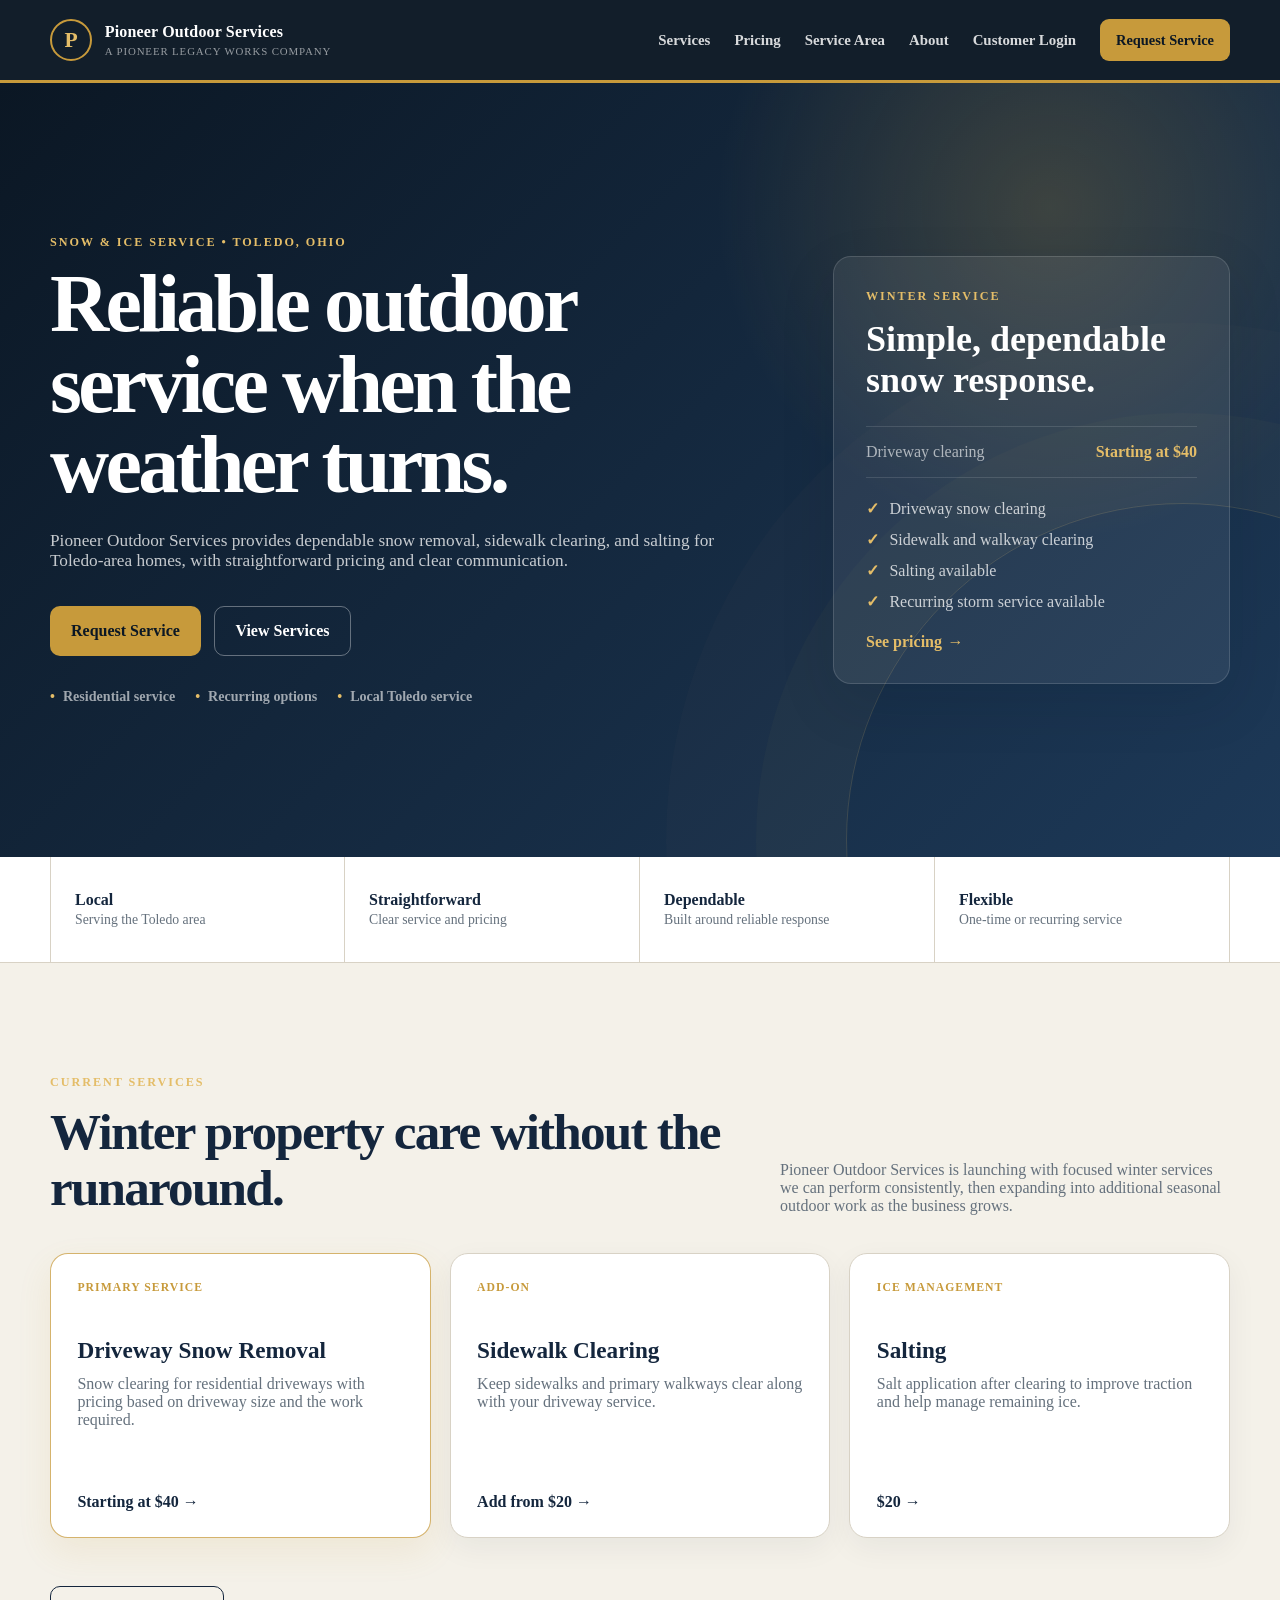
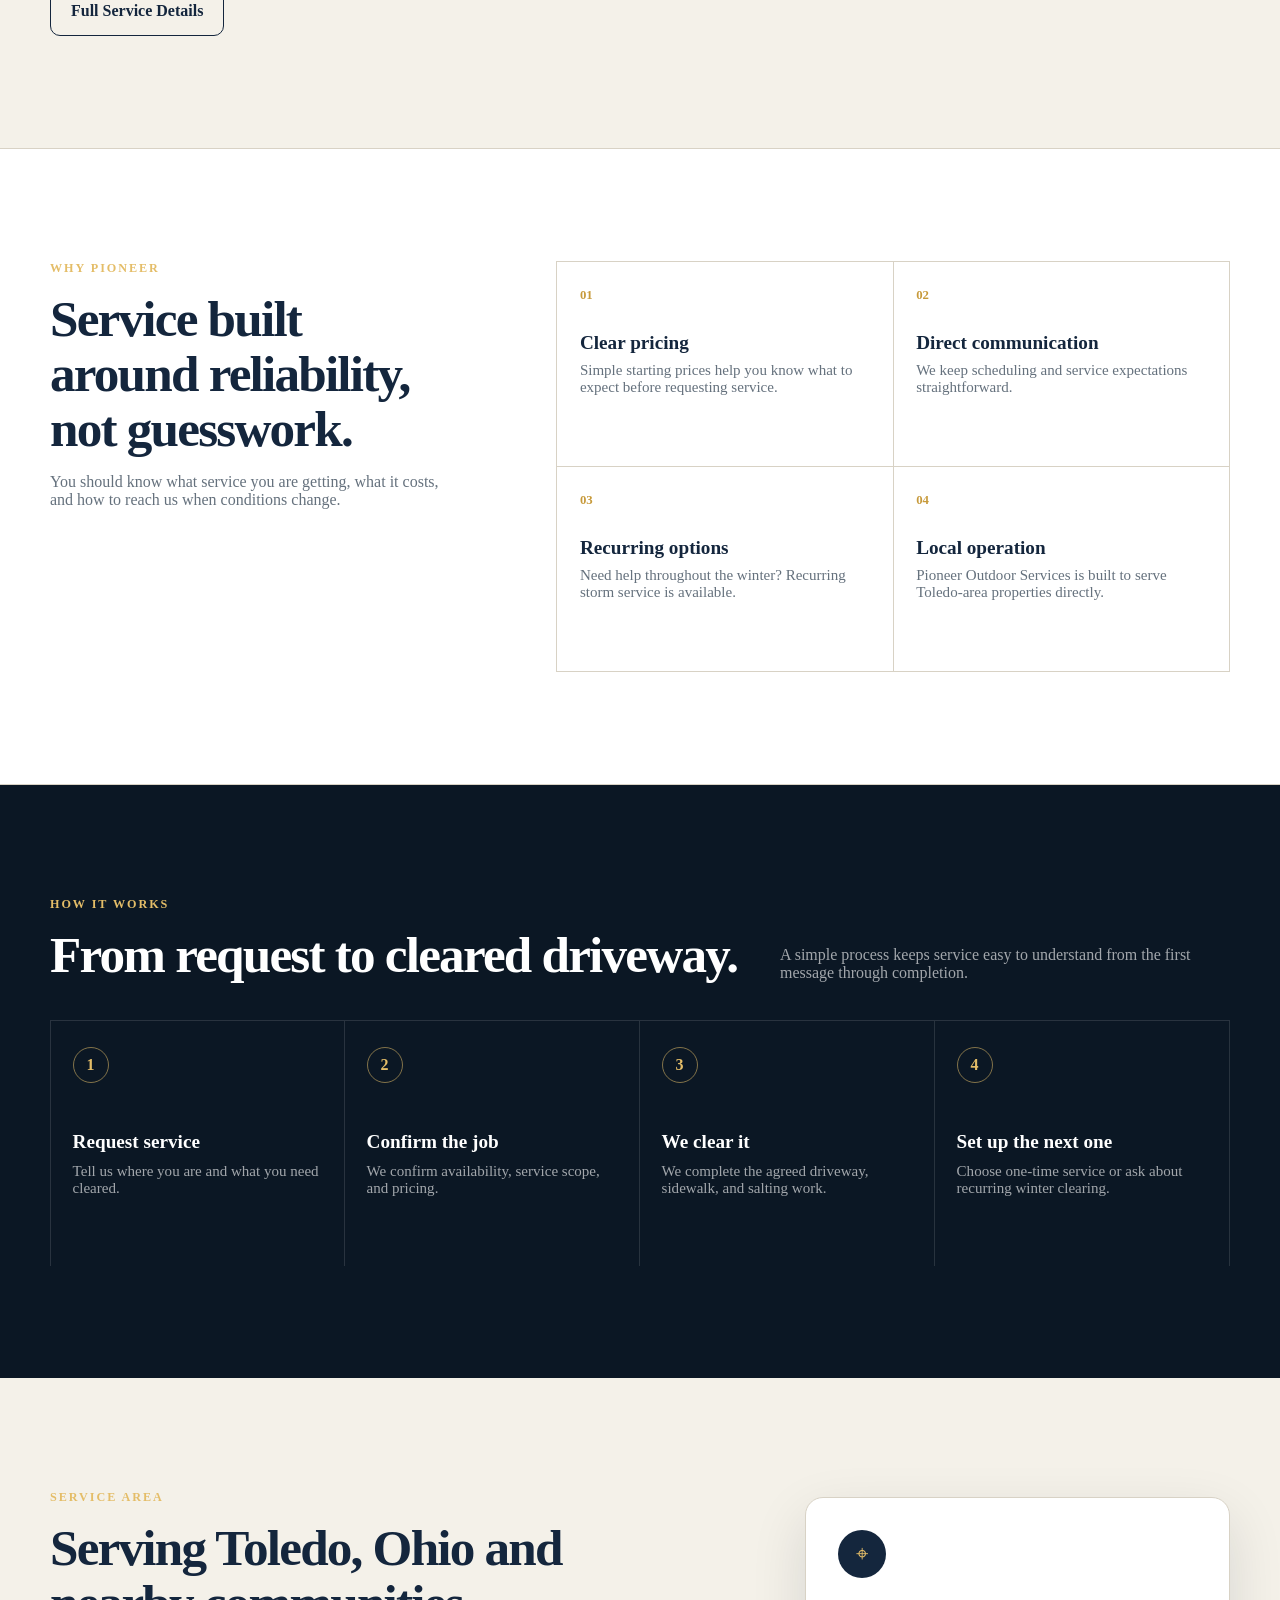
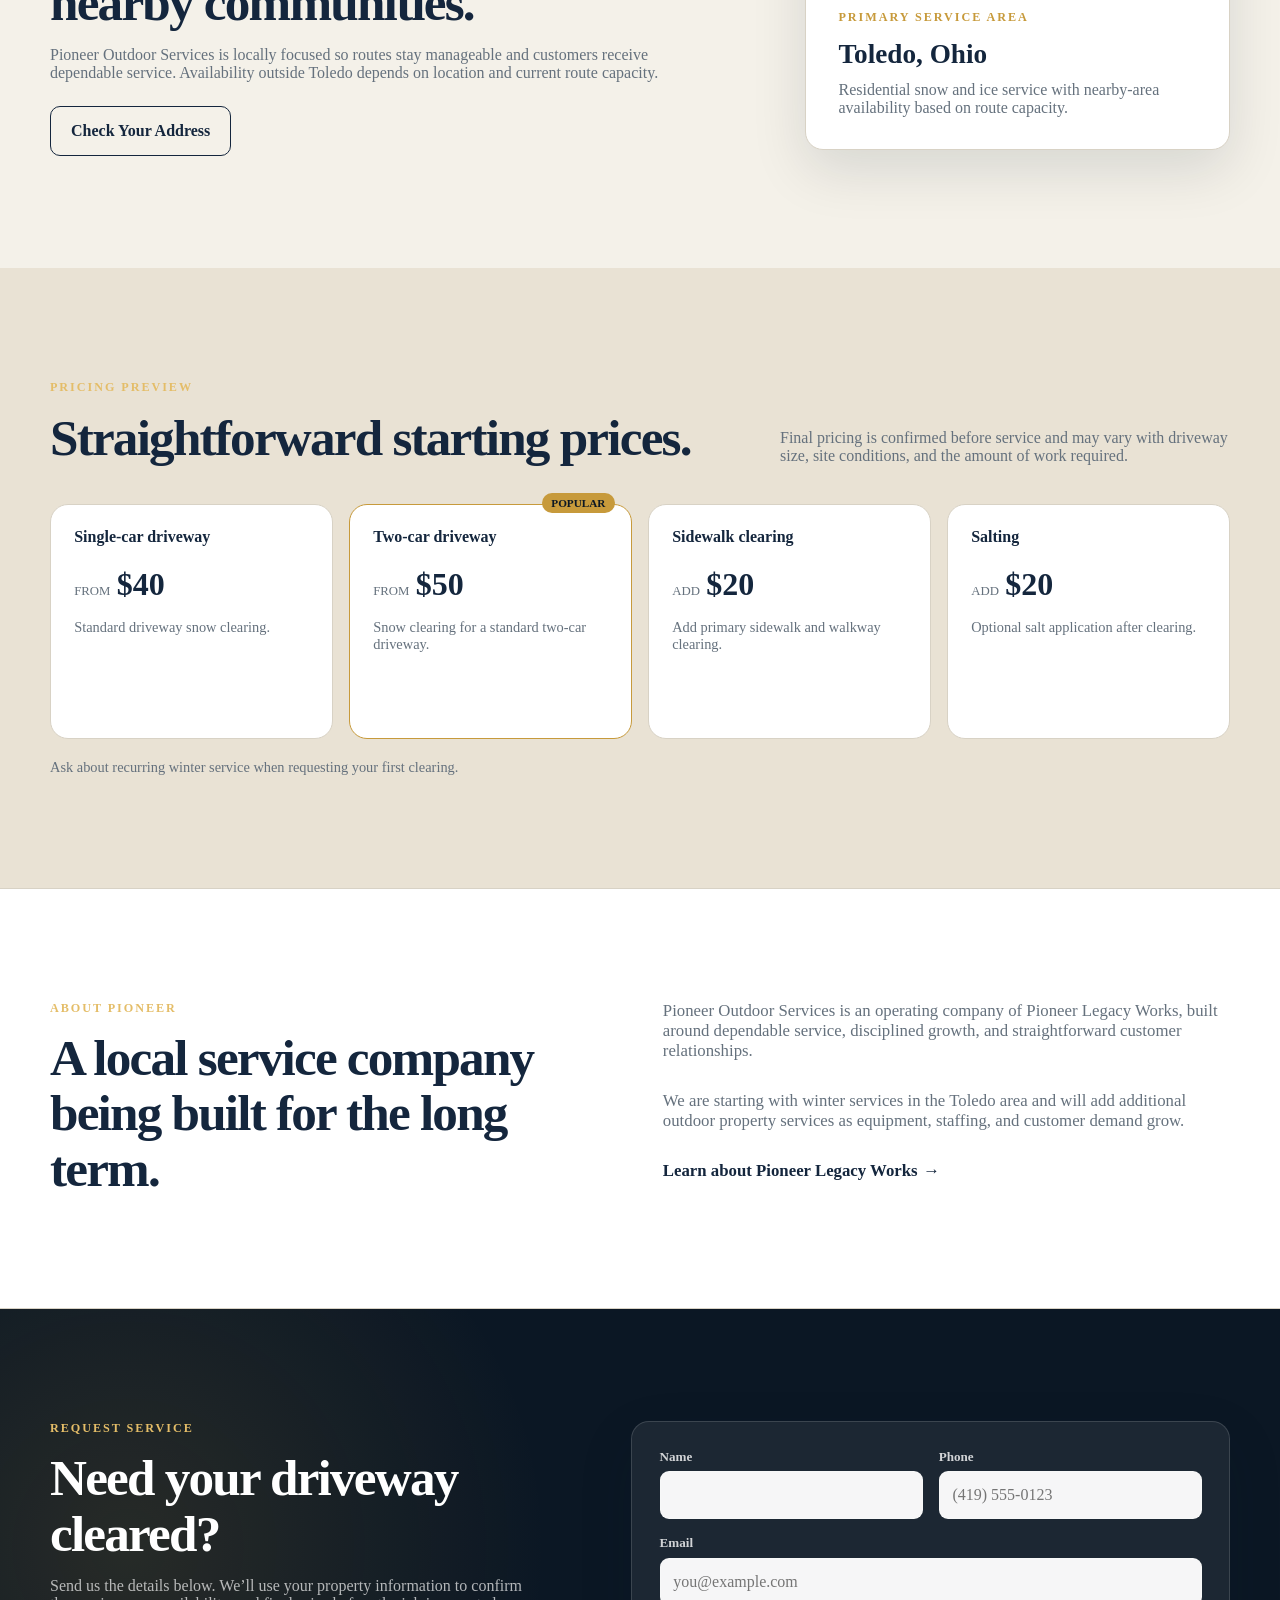
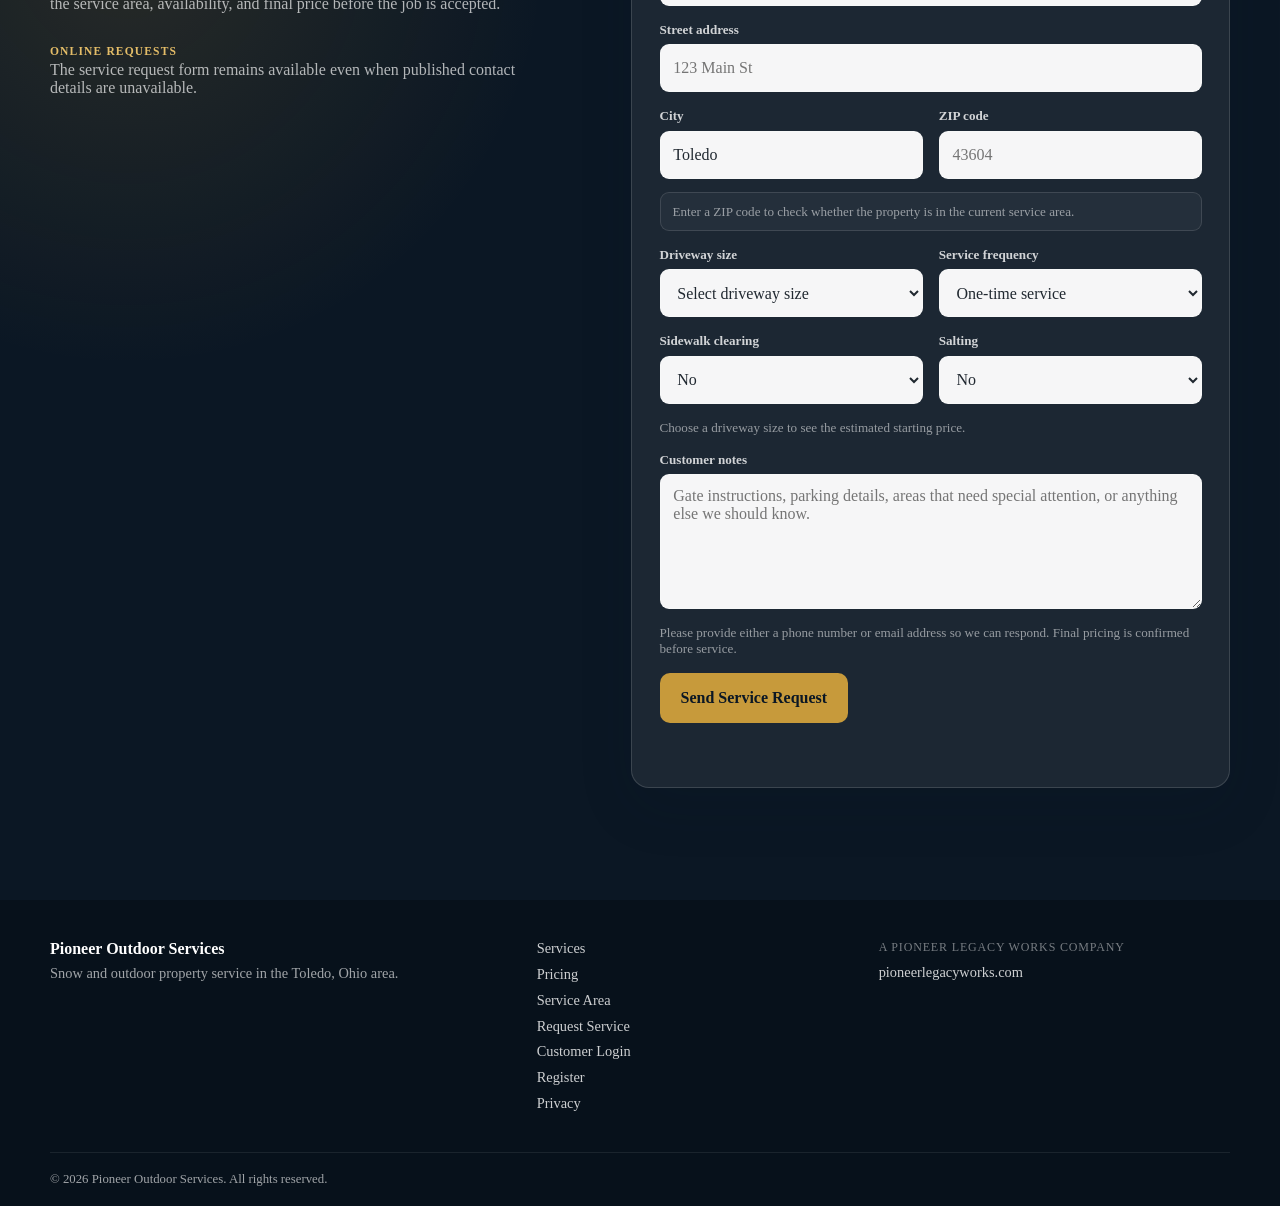
<file: index.html>
<!DOCTYPE html>
<html lang="en">
<head>
  <meta charset="UTF-8">
  <meta name="viewport" content="width=device-width, initial-scale=1.0">
  <meta name="description" content="Pioneer Outdoor Services provides reliable snow removal, sidewalk clearing, and salting in Toledo, Ohio.">
  <title>Pioneer Outdoor Services | Toledo, Ohio</title>
  <link rel="stylesheet" href="styles.css">
  <script src="app.js" defer></script>
  <script src="cms.js" defer></script>
</head>
<body>
  <header class="site-header">
    <nav class="navbar page-shell" aria-label="Main navigation">
      <a class="brand" href="#top" aria-label="Pioneer Outdoor Services home">
        <span class="brand-mark" aria-hidden="true">P</span>
        <span class="brand-copy">
          <strong data-business-name>Pioneer Outdoor Services</strong>
          <small>A Pioneer Legacy Works Company</small>
        </span>
      </a>

      <button class="nav-toggle" type="button" aria-expanded="false" aria-controls="main-nav">
        <span class="sr-only">Toggle navigation</span>
        <span aria-hidden="true"></span>
        <span aria-hidden="true"></span>
        <span aria-hidden="true"></span>
      </button>

      <div class="nav-menu" id="main-nav">
        <ul class="nav-links">
          <li><a href="services.html">Services</a></li>
          <li><a href="#pricing">Pricing</a></li>
          <li><a href="#service-area">Service Area</a></li>
          <li><a href="#about">About</a></li>
          <li><a href="login.html">Customer Login</a></li>
        </ul>
        <a class="nav-cta" href="#request-service">Request Service</a>
      </div>
    </nav>
  </header>

  <main id="top">
    <section class="hero" aria-labelledby="hero-heading">
      <div class="page-shell hero-layout">
        <div class="hero-copy">
          <p class="eyebrow">Snow & ice service • Toledo, Ohio</p>
          <h1 id="hero-heading">Reliable outdoor service when the weather turns.</h1>
          <p class="hero-lead" data-business-description>
            Pioneer Outdoor Services provides dependable snow removal, sidewalk clearing, and salting for Toledo-area homes, with straightforward pricing and clear communication.
          </p>
          <div class="hero-actions">
            <a class="button button-primary" href="#request-service">Request Service</a>
            <a class="button button-secondary" href="services.html">View Services</a>
          </div>
          <div class="hero-meta" aria-label="Service highlights">
            <span>Residential service</span>
            <span>Recurring options</span>
            <span>Local Toledo service</span>
          </div>
        </div>

        <aside class="hero-panel" aria-label="Winter service summary">
          <p class="panel-label">Winter service</p>
          <h2>Simple, dependable snow response.</h2>
          <div class="hero-price">
            <span>Driveway clearing</span>
            <strong>Starting at $40</strong>
          </div>
          <ul class="check-list">
            <li>Driveway snow clearing</li>
            <li>Sidewalk and walkway clearing</li>
            <li>Salting available</li>
            <li>Recurring storm service available</li>
          </ul>
          <a class="text-link" href="#pricing">See pricing</a>
        </aside>
      </div>
    </section>

    <section class="trust-strip" aria-label="Why choose Pioneer Outdoor Services">
      <div class="page-shell trust-grid">
        <div><strong>Local</strong><span>Serving the Toledo area</span></div>
        <div><strong>Straightforward</strong><span>Clear service and pricing</span></div>
        <div><strong>Dependable</strong><span>Built around reliable response</span></div>
        <div><strong>Flexible</strong><span>One-time or recurring service</span></div>
      </div>
    </section>

    <section class="section" id="services" aria-labelledby="services-heading">
      <div class="page-shell">
        <div class="section-heading">
          <div>
            <p class="section-label">Current services</p>
            <h2 id="services-heading">Winter property care without the runaround.</h2>
          </div>
          <p>Pioneer Outdoor Services is launching with focused winter services we can perform consistently, then expanding into additional seasonal outdoor work as the business grows.</p>
        </div>

        <div class="service-grid">
          <article class="service-card featured-card">
            <span class="service-tag">Primary service</span>
            <h3>Driveway Snow Removal</h3>
            <p>Snow clearing for residential driveways with pricing based on driveway size and the work required.</p>
            <a href="#pricing">Starting at $40 <span aria-hidden="true">→</span></a>
          </article>

          <article class="service-card">
            <span class="service-tag">Add-on</span>
            <h3>Sidewalk Clearing</h3>
            <p>Keep sidewalks and primary walkways clear along with your driveway service.</p>
            <a href="#pricing">Add from $20 <span aria-hidden="true">→</span></a>
          </article>

          <article class="service-card">
            <span class="service-tag">Ice management</span>
            <h3>Salting</h3>
            <p>Salt application after clearing to improve traction and help manage remaining ice.</p>
            <a href="#pricing">$20 <span aria-hidden="true">→</span></a>
          </article>
        </div>
      </div>
    </section>

    <section class="section section-soft" id="why-pioneer" aria-labelledby="why-heading">
      <div class="page-shell why-layout">
        <div>
          <p class="section-label">Why Pioneer</p>
          <h2 id="why-heading">Service built around reliability, not guesswork.</h2>
          <p class="section-intro">You should know what service you are getting, what it costs, and how to reach us when conditions change.</p>
        </div>

        <div class="reason-grid">
          <article>
            <span>01</span>
            <h3>Clear pricing</h3>
            <p>Simple starting prices help you know what to expect before requesting service.</p>
          </article>
          <article>
            <span>02</span>
            <h3>Direct communication</h3>
            <p>We keep scheduling and service expectations straightforward.</p>
          </article>
          <article>
            <span>03</span>
            <h3>Recurring options</h3>
            <p>Need help throughout the winter? Recurring storm service is available.</p>
          </article>
          <article>
            <span>04</span>
            <h3>Local operation</h3>
            <p>Pioneer Outdoor Services is built to serve Toledo-area properties directly.</p>
          </article>
        </div>
      </div>
    </section>

    <section class="section section-dark" id="how-it-works" aria-labelledby="process-heading">
      <div class="page-shell">
        <div class="section-heading dark-heading">
          <div>
            <p class="section-label">How it works</p>
            <h2 id="process-heading">From request to cleared driveway.</h2>
          </div>
          <p>A simple process keeps service easy to understand from the first message through completion.</p>
        </div>

        <ol class="process-grid">
          <li>
            <span class="process-number">1</span>
            <h3>Request service</h3>
            <p>Tell us where you are and what you need cleared.</p>
          </li>
          <li>
            <span class="process-number">2</span>
            <h3>Confirm the job</h3>
            <p>We confirm availability, service scope, and pricing.</p>
          </li>
          <li>
            <span class="process-number">3</span>
            <h3>We clear it</h3>
            <p>We complete the agreed driveway, sidewalk, and salting work.</p>
          </li>
          <li>
            <span class="process-number">4</span>
            <h3>Set up the next one</h3>
            <p>Choose one-time service or ask about recurring winter clearing.</p>
          </li>
        </ol>
      </div>
    </section>

    <section class="section" id="service-area" aria-labelledby="area-heading">
      <div class="page-shell area-layout">
        <div>
          <p class="section-label">Service area</p>
          <h2 id="area-heading">Serving Toledo, Ohio and nearby communities.</h2>
          <p>Pioneer Outdoor Services is locally focused so routes stay manageable and customers receive dependable service. Availability outside Toledo depends on location and current route capacity.</p>
          <a class="button button-outline" href="#request-service">Check Your Address</a>
        </div>

        <div class="area-card">
          <span class="area-pin" aria-hidden="true">⌖</span>
          <p class="area-kicker">Primary service area</p>
          <strong>Toledo, Ohio</strong>
          <p>Residential snow and ice service with nearby-area availability based on route capacity.</p>
        </div>
      </div>
    </section>

    <section class="section pricing-section" id="pricing" aria-labelledby="pricing-heading">
      <div class="page-shell">
        <div class="section-heading">
          <div>
            <p class="section-label">Pricing preview</p>
            <h2 id="pricing-heading">Straightforward starting prices.</h2>
          </div>
          <p>Final pricing is confirmed before service and may vary with driveway size, site conditions, and the amount of work required.</p>
        </div>

        <div class="pricing-grid">
          <article class="price-card">
            <p>Single-car driveway</p>
            <div class="price"><span>from</span><strong>$40</strong></div>
            <p>Standard driveway snow clearing.</p>
          </article>
          <article class="price-card price-card-featured">
            <span class="price-badge">Popular</span>
            <p>Two-car driveway</p>
            <div class="price"><span>from</span><strong>$50</strong></div>
            <p>Snow clearing for a standard two-car driveway.</p>
          </article>
          <article class="price-card">
            <p>Sidewalk clearing</p>
            <div class="price"><span>add</span><strong>$20</strong></div>
            <p>Add primary sidewalk and walkway clearing.</p>
          </article>
          <article class="price-card">
            <p>Salting</p>
            <div class="price"><span>add</span><strong>$20</strong></div>
            <p>Optional salt application after clearing.</p>
          </article>
        </div>

        <p class="pricing-note">Ask about recurring winter service when requesting your first clearing.</p>
      </div>
    </section>

    <section class="section section-soft" id="about" aria-labelledby="about-heading">
      <div class="page-shell about-layout">
        <div>
          <p class="section-label">About Pioneer</p>
          <h2 id="about-heading">A local service company being built for the long term.</h2>
        </div>
        <div class="about-copy">
          <p>Pioneer Outdoor Services is an operating company of Pioneer Legacy Works, built around dependable service, disciplined growth, and straightforward customer relationships.</p>
          <p>We are starting with winter services in the Toledo area and will add additional outdoor property services as equipment, staffing, and customer demand grow.</p>
          <a class="text-link dark-link" href="https://pioneerlegacyworks.com">Learn about Pioneer Legacy Works</a>
        </div>
      </div>
    </section>

    <section class="request-section" id="request-service" aria-labelledby="request-heading">
      <div class="page-shell request-layout">
        <div class="request-copy">
          <p class="section-label">Request service</p>
          <h2 id="request-heading">Need your driveway cleared?</h2>
          <p>Send us the details below. We’ll use your property information to confirm the service area, availability, and final price before the job is accepted.</p>

          <div class="contact-details" id="contact-details" aria-live="polite">
            <p class="contact-placeholder">Submit the form to request service. Published phone or email details will also appear here.</p>
          </div>
        </div>

        <form class="request-form" id="service-request-form" novalidate>
          <div class="form-row">
            <label>
              <span>Name</span>
              <input type="text" name="name" autocomplete="name" maxlength="120" required>
            </label>
            <label>
              <span>Phone</span>
              <input type="tel" name="phone" autocomplete="tel" maxlength="40" placeholder="(419) 555-0123">
            </label>
          </div>

          <label>
            <span>Email</span>
            <input type="email" name="email" autocomplete="email" maxlength="254" placeholder="you@example.com">
          </label>

          <label>
            <span>Street address</span>
            <input type="text" name="address" autocomplete="street-address" maxlength="200" placeholder="123 Main St" required>
          </label>

          <div class="form-row">
            <label>
              <span>City</span>
              <input type="text" name="city" autocomplete="address-level2" maxlength="100" value="Toledo" required>
            </label>
            <label>
              <span>ZIP code</span>
              <input type="text" name="zip" autocomplete="postal-code" inputmode="numeric" maxlength="10" placeholder="43604" required>
            </label>
          </div>

          <div class="form-row">
            <label>
              <span>Driveway size</span>
              <select name="drivewaySize" required>
                <option value="">Select driveway size</option>
                <option value="Single-car driveway">Single-car driveway — from $40</option>
                <option value="Two-car driveway">Two-car driveway — from $50</option>
                <option value="Larger / custom driveway">Larger / custom driveway — quote required</option>
                <option value="No driveway / sidewalk only">No driveway / sidewalk only</option>
              </select>
            </label>

            <label>
              <span>Service frequency</span>
              <select name="frequency" required>
                <option value="One-time service">One-time service</option>
                <option value="Recurring winter service">Recurring winter service</option>
              </select>
            </label>
          </div>

          <div class="form-row">
            <label>
              <span>Sidewalk clearing</span>
              <select name="sidewalk" required>
                <option value="No">No</option>
                <option value="Yes">Yes — add $20</option>
              </select>
            </label>

            <label>
              <span>Salting</span>
              <select name="salting" required>
                <option value="No">No</option>
                <option value="Yes">Yes — add $20</option>
              </select>
            </label>
          </div>

          <p class="form-hint" id="price-estimate" aria-live="polite">Choose a driveway size to see the estimated starting price.</p>

          <label>
            <span>Customer notes</span>
            <textarea name="notes" rows="5" maxlength="3500" placeholder="Gate instructions, parking details, areas that need special attention, or anything else we should know."></textarea>
          </label>

          <p class="form-hint">Please provide either a phone number or email address so we can respond. Final pricing is confirmed before service.</p>

          <label class="honeypot" aria-hidden="true">
            <span>Website</span>
            <input type="text" name="website" tabindex="-1" autocomplete="off">
          </label>

          <button class="button button-primary form-submit" type="submit">Send Service Request</button>
          <p class="form-status" id="form-status" role="status" aria-live="polite"></p>
        </form>
      </div>
    </section>
  </main>

  <footer class="site-footer">
    <div class="page-shell footer-grid">
      <div>
        <strong data-business-name>Pioneer Outdoor Services</strong>
        <p>Snow and outdoor property service in the Toledo, Ohio area.</p>
      </div>
      <nav aria-label="Footer navigation">
        <a href="services.html">Services</a>
        <a href="#pricing">Pricing</a>
        <a href="#service-area">Service Area</a>
        <a href="#request-service">Request Service</a>
        <a href="login.html">Customer Login</a>
        <a href="register.html">Register</a>
      </nav>
      <div class="footer-parent">
        <span>A Pioneer Legacy Works Company</span>
        <a href="https://pioneerlegacyworks.com">pioneerlegacyworks.com</a>
      </div>
    </div>
    <div class="page-shell footer-bottom">
      <p>&copy; <span id="year"></span> <span data-business-name>Pioneer Outdoor Services</span>. All rights reserved.</p>
    </div>
  </footer>
</body>
</html>
</file>
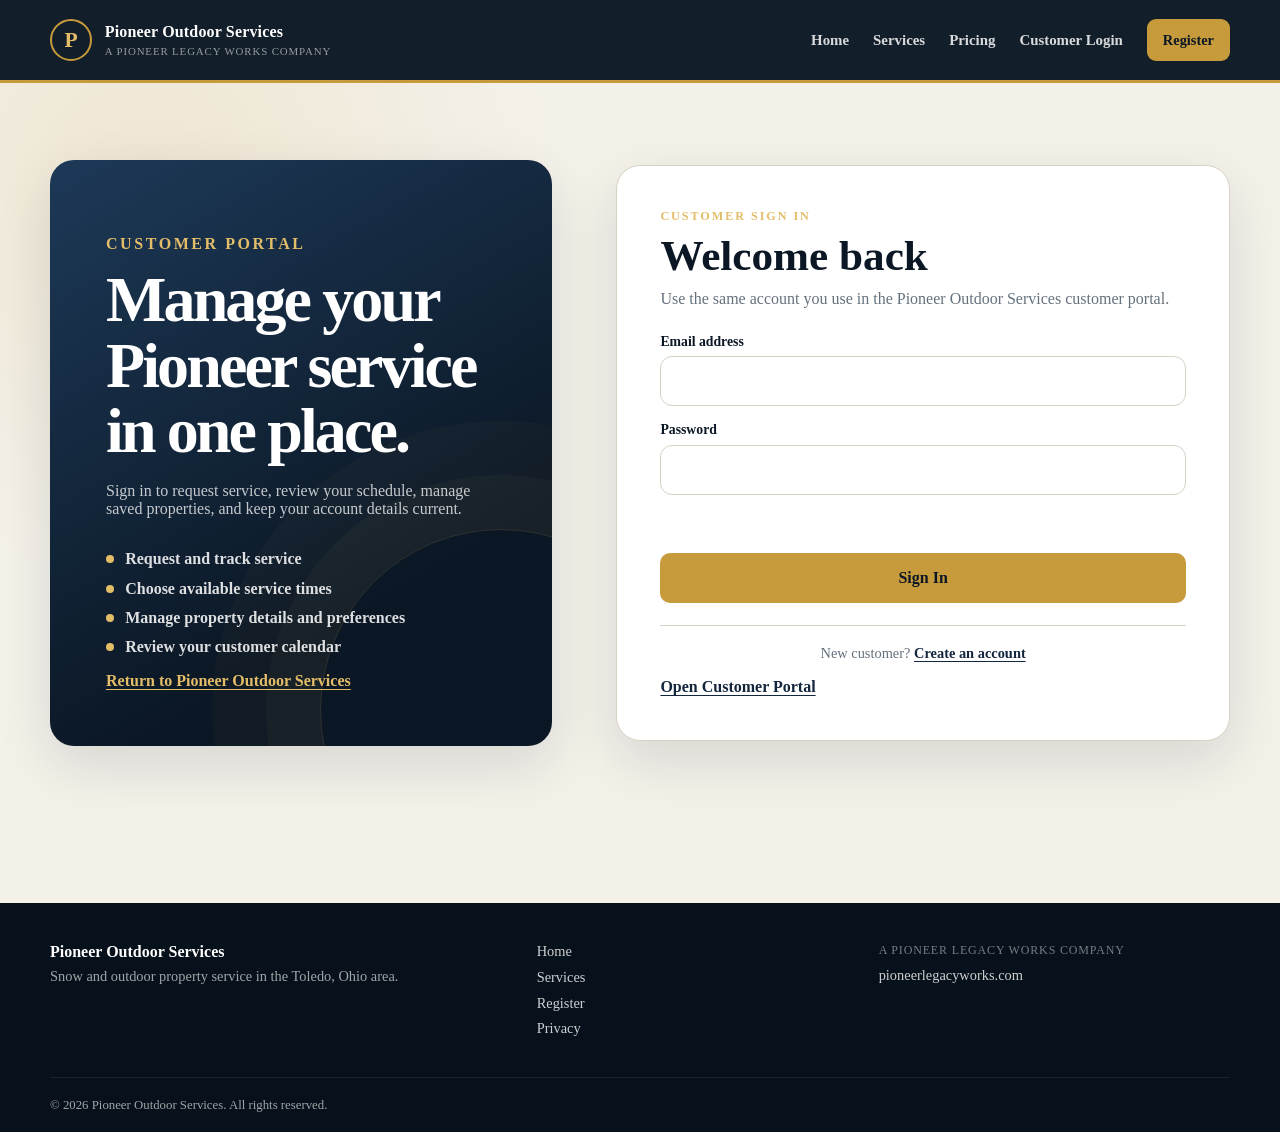
<file: login.html>
<!DOCTYPE html>
<html lang="en">
<head>
  <meta charset="UTF-8">
  <meta name="viewport" content="width=device-width, initial-scale=1.0">
  <meta name="robots" content="noindex,follow">
  <meta name="description" content="Sign in to the Pioneer Outdoor Services customer portal.">
  <title>Customer Sign In | Pioneer Outdoor Services</title>
  <link rel="stylesheet" href="styles.css">
  <link rel="stylesheet" href="mobile.css" data-site-style="mobile">
  <link rel="stylesheet" href="p0.css" data-site-style="p0">
  <link rel="stylesheet" href="auth.css">
  <script src="app.js" defer></script>
  <script src="customer-auth.js" defer></script>
</head>
<body data-page="login">
  <header class="site-header">
    <nav class="navbar page-shell" aria-label="Main navigation">
      <a class="brand" href="index.html" aria-label="Pioneer Outdoor Services home">
        <span class="brand-mark" aria-hidden="true">P</span>
        <span class="brand-copy">
          <strong data-business-name>Pioneer Outdoor Services</strong>
          <small>A Pioneer Legacy Works Company</small>
        </span>
      </a>
      <button class="nav-toggle" type="button" aria-expanded="false" aria-controls="main-nav">
        <span class="sr-only">Toggle navigation</span>
        <span aria-hidden="true"></span><span aria-hidden="true"></span><span aria-hidden="true"></span>
      </button>
      <div class="nav-menu" id="main-nav">
        <ul class="nav-links">
          <li><a href="index.html">Home</a></li>
          <li><a href="services.html">Services</a></li>
          <li><a href="index.html#pricing">Pricing</a></li>
          <li><a href="login.html" aria-current="page">Customer Login</a></li>
        </ul>
        <a class="nav-cta" href="register.html">Register</a>
      </div>
    </nav>
  </header>

  <main class="customer-auth-main">
    <div class="page-shell customer-auth-layout">
      <section class="customer-auth-intro" aria-labelledby="account-heading">
        <div>
          <p class="section-label">Customer portal</p>
          <h1 id="account-heading">Manage your Pioneer service in one place.</h1>
          <p>Sign in to request service, review your schedule, manage saved properties, and keep your account details current.</p>
          <ul class="account-benefits">
            <li>Request and track service</li>
            <li>Choose available service times</li>
            <li>Manage property details and preferences</li>
            <li>Review your customer calendar</li>
          </ul>
        </div>
        <a class="customer-auth-secondary-link" href="index.html">Return to Pioneer Outdoor Services</a>
      </section>

      <section class="customer-auth-card" aria-labelledby="signin-heading">
        <p class="section-label">Customer sign in</p>
        <h2 id="signin-heading">Welcome back</h2>
        <p class="customer-auth-description">Use the same account you use in the Pioneer Outdoor Services customer portal.</p>

        <form class="customer-auth-form" data-customer-auth-form data-mode="login">
          <label>
            <span>Email address</span>
            <input type="email" name="email" autocomplete="email" maxlength="320" required>
          </label>
          <label>
            <span>Password</span>
            <input type="password" name="password" autocomplete="current-password" required>
          </label>
          <p class="customer-auth-status" data-auth-status role="status" aria-live="polite"></p>
          <button class="button button-primary" type="submit">Sign In</button>
        </form>

        <p class="customer-auth-switch">New customer? <a href="register.html">Create an account</a></p>
        <a class="customer-auth-secondary-link" href="https://customer.pioneeroutdoorservices.com/app">Open Customer Portal</a>
      </section>
    </div>
  </main>

  <footer class="site-footer">
    <div class="page-shell footer-grid">
      <div>
        <strong data-business-name>Pioneer Outdoor Services</strong>
        <p>Snow and outdoor property service in the Toledo, Ohio area.</p>
      </div>
      <nav aria-label="Footer navigation">
        <a href="index.html">Home</a>
        <a href="services.html">Services</a>
        <a href="register.html">Register</a>
        <a href="privacy.html">Privacy</a>
      </nav>
      <div class="footer-parent">
        <span>A Pioneer Legacy Works Company</span>
        <a href="https://pioneerlegacyworks.com">pioneerlegacyworks.com</a>
      </div>
    </div>
    <div class="page-shell footer-bottom">
      <p>&copy; <span id="year"></span> <span data-business-name>Pioneer Outdoor Services</span>. All rights reserved.</p>
    </div>
  </footer>
</body>
</html>
</file>
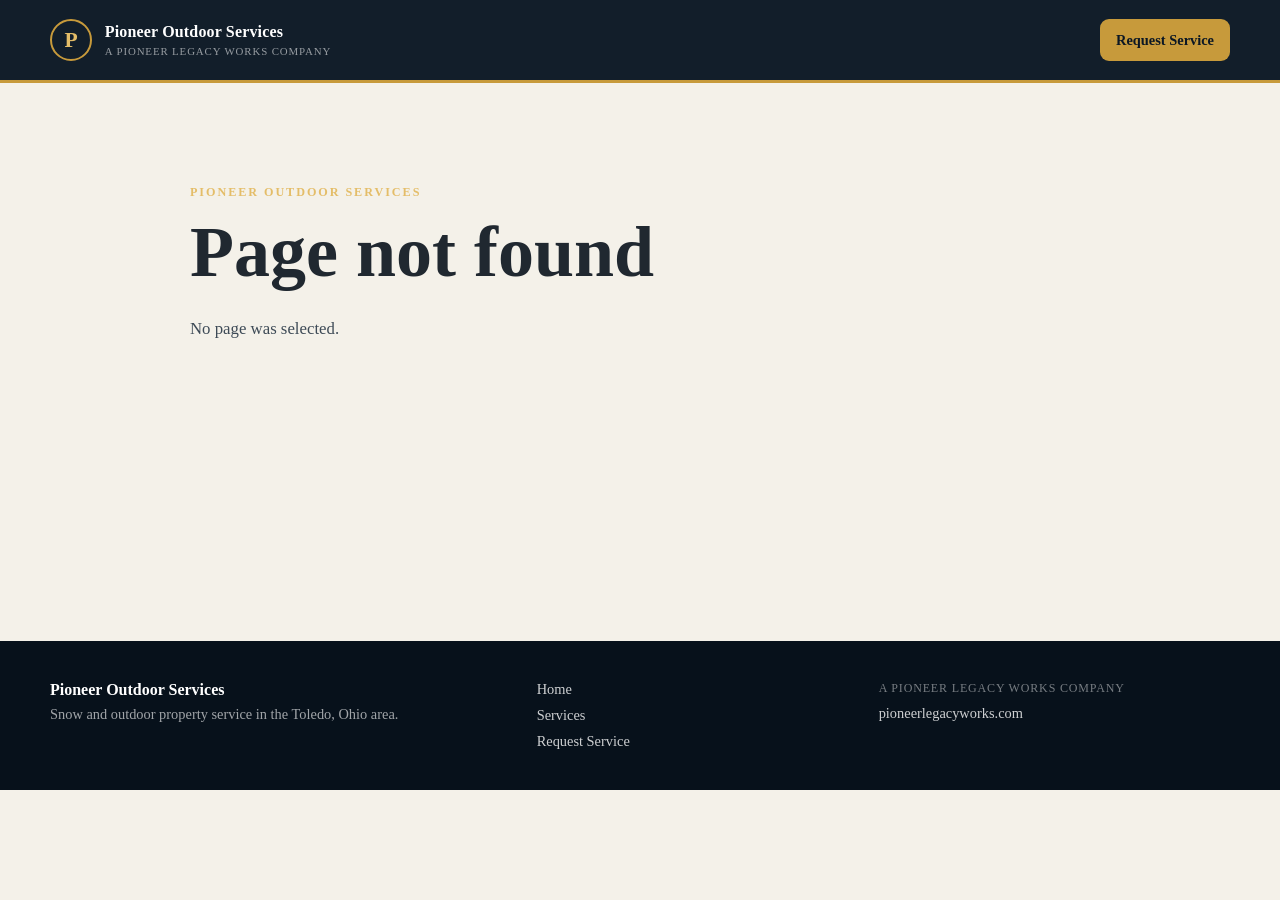
<file: page.html>
<!DOCTYPE html>
<html lang="en">
<head>
  <meta charset="UTF-8">
  <meta name="viewport" content="width=device-width, initial-scale=1.0">
  <meta name="description" content="Pioneer Outdoor Services">
  <title>Pioneer Outdoor Services</title>
  <link rel="stylesheet" href="styles.css">
  <link rel="stylesheet" href="cms.css">
  <script src="page.js" defer></script>
</head>
<body>
  <header class="site-header">
    <nav class="navbar page-shell" aria-label="Main navigation">
      <a class="brand" href="./" aria-label="Pioneer Outdoor Services home">
        <span class="brand-mark" aria-hidden="true">P</span>
        <span class="brand-copy">
          <strong id="cms-page-brand">Pioneer Outdoor Services</strong>
          <small>A Pioneer Legacy Works Company</small>
        </span>
      </a>
      <div class="nav-menu" id="main-nav">
        <ul class="nav-links" id="cms-page-nav"></ul>
        <a class="nav-cta" href="./#request-service">Request Service</a>
      </div>
    </nav>
  </header>

  <main>
    <section class="section cms-managed-page">
      <div class="page-shell cms-managed-page__shell">
        <p class="section-label">Pioneer Outdoor Services</p>
        <h1 id="cms-page-title">Loading page…</h1>
        <div id="cms-page-body" class="cms-managed-page__body" aria-live="polite"></div>
      </div>
    </section>
  </main>

  <footer class="site-footer">
    <div class="page-shell footer-grid">
      <div>
        <strong>Pioneer Outdoor Services</strong>
        <p>Snow and outdoor property service in the Toledo, Ohio area.</p>
      </div>
      <nav aria-label="Footer navigation"><a href="./">Home</a><a href="services.html">Services</a><a href="./#request-service">Request Service</a></nav>
      <div class="footer-parent"><span>A Pioneer Legacy Works Company</span><a href="https://pioneerlegacyworks.com">pioneerlegacyworks.com</a></div>
    </div>
  </footer>
</body>
</html>
</file>
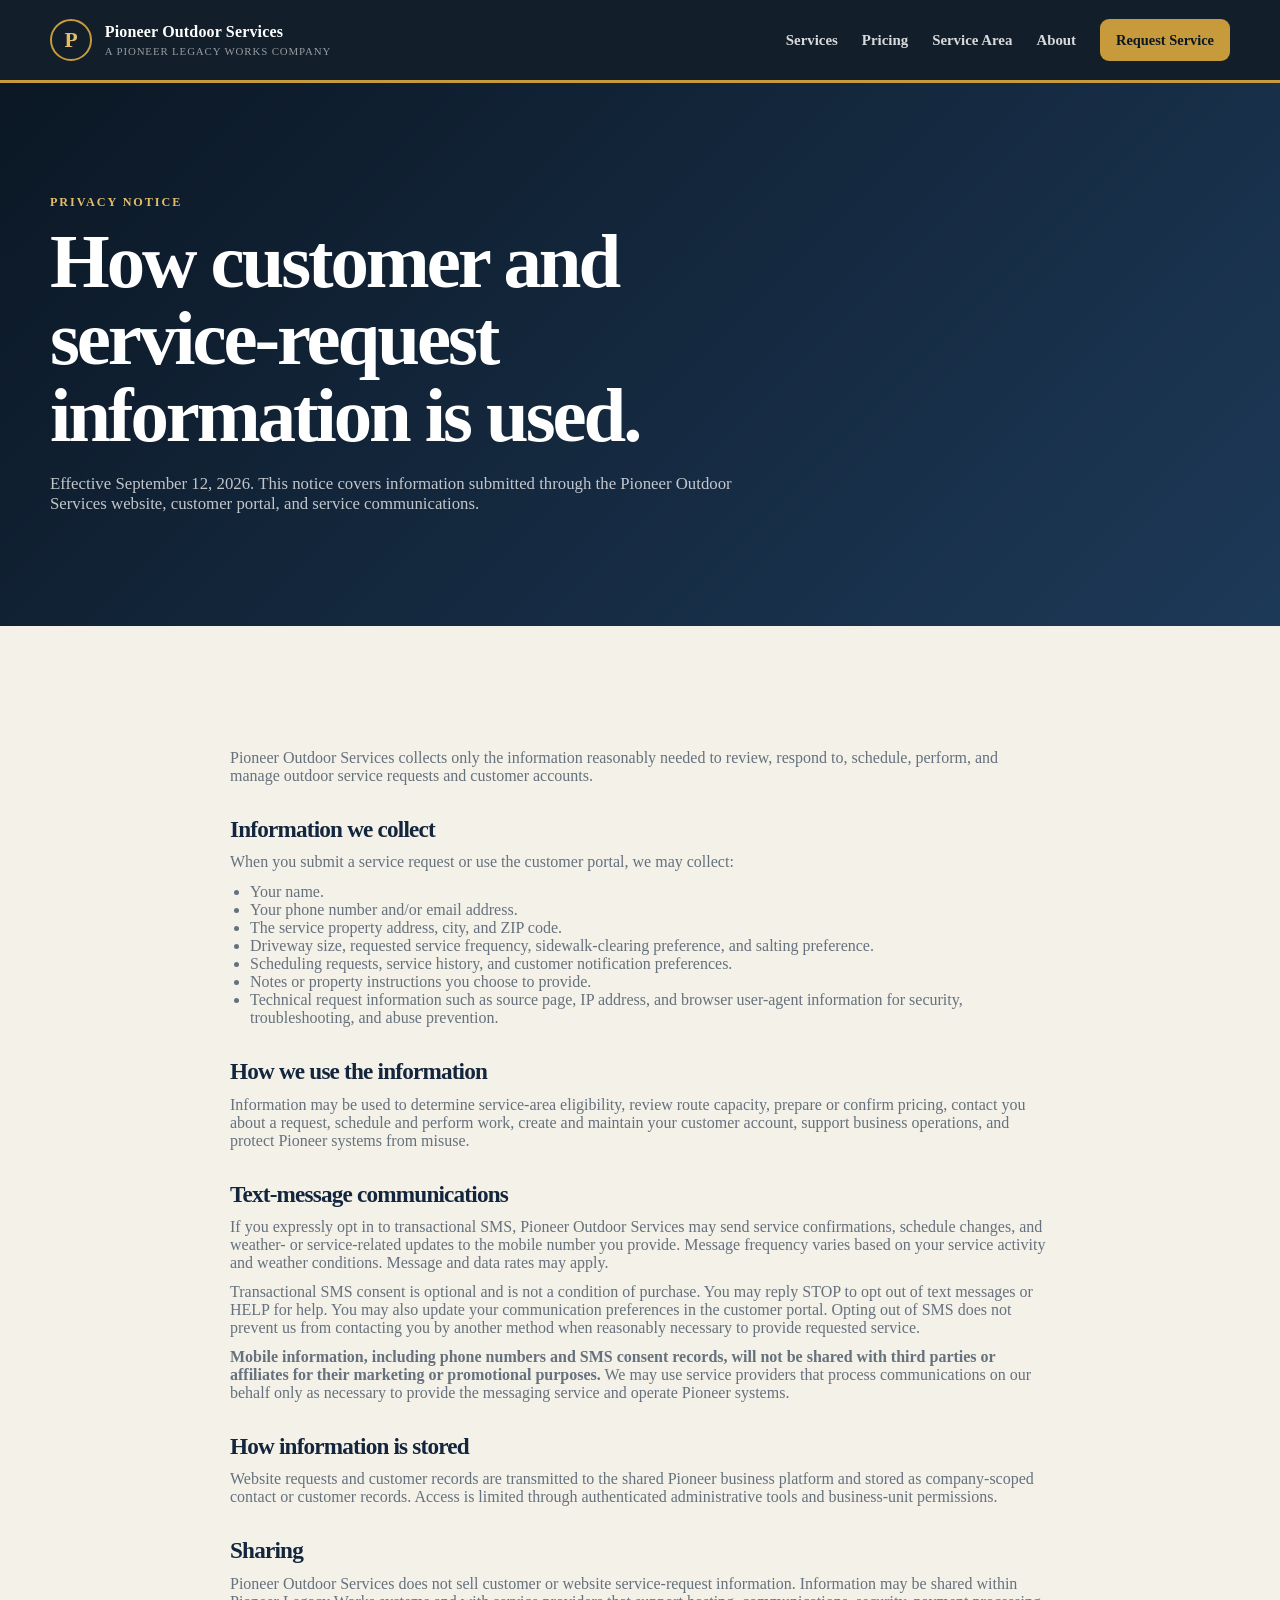
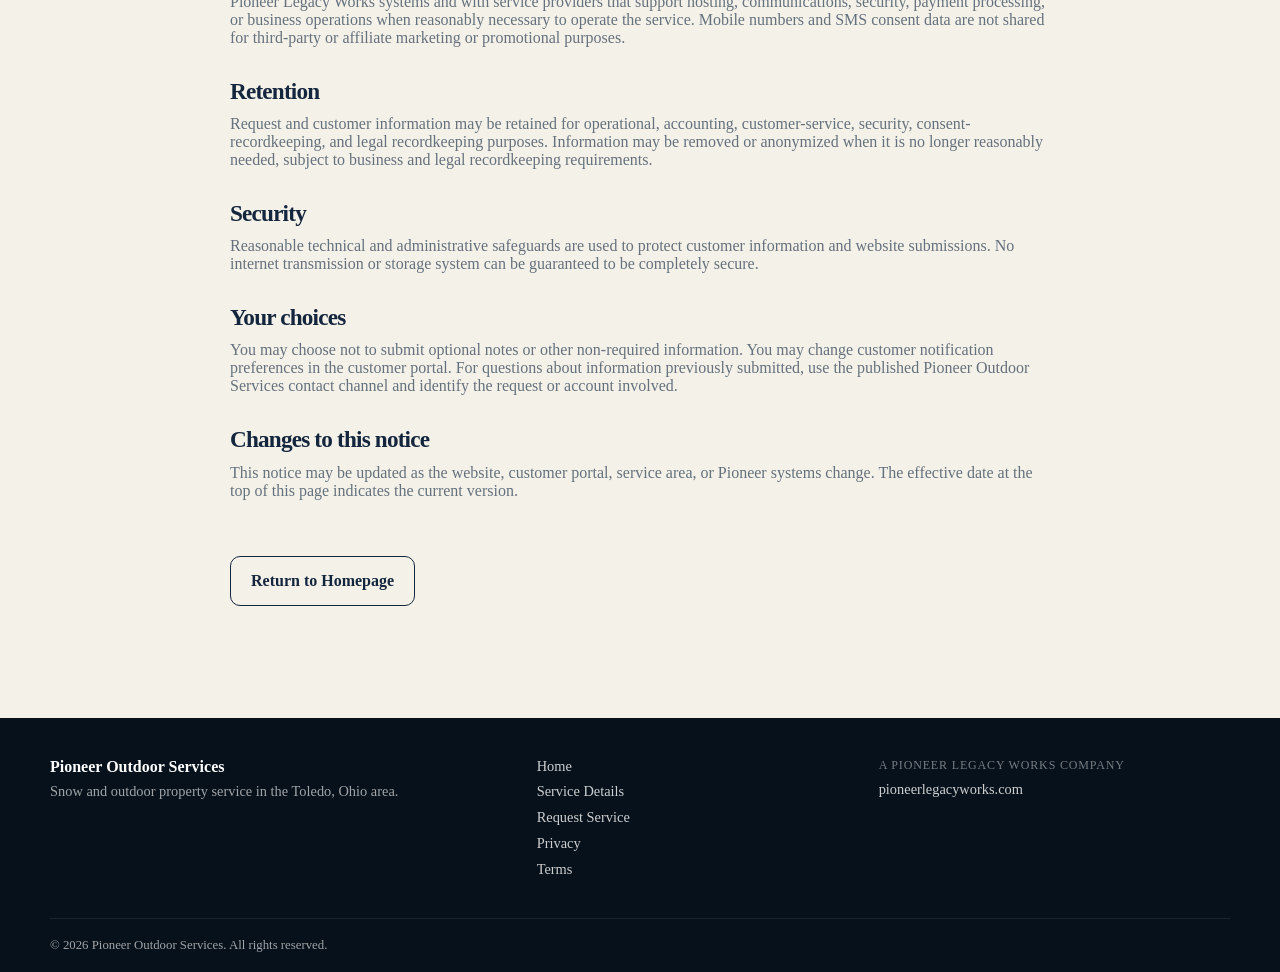
<file: privacy.html>
<!DOCTYPE html>
<html lang="en">
<head>
  <meta charset="UTF-8">
  <meta name="viewport" content="width=device-width, initial-scale=1.0">
  <meta name="description" content="Privacy notice for Pioneer Outdoor Services website, customer portal, and service communications.">
  <title>Privacy | Pioneer Outdoor Services</title>
  <link rel="stylesheet" href="styles.css">
  <link rel="stylesheet" href="mobile.css" data-site-style="mobile">
  <link rel="stylesheet" href="p0.css" data-site-style="p0">
  <script src="app.js" defer></script>
</head>
<body data-page="privacy">
  <header class="site-header">
    <nav class="navbar page-shell" aria-label="Main navigation">
      <a class="brand" href="index.html" aria-label="Pioneer Outdoor Services home">
        <span class="brand-mark" aria-hidden="true">P</span>
        <span class="brand-copy">
          <strong data-business-name>Pioneer Outdoor Services</strong>
          <small>A Pioneer Legacy Works Company</small>
        </span>
      </a>
      <button class="nav-toggle" type="button" aria-expanded="false" aria-controls="main-nav">
        <span class="sr-only">Toggle navigation</span>
        <span aria-hidden="true"></span><span aria-hidden="true"></span><span aria-hidden="true"></span>
      </button>
      <div class="nav-menu" id="main-nav">
        <ul class="nav-links">
          <li><a href="services.html">Services</a></li>
          <li><a href="index.html#pricing">Pricing</a></li>
          <li><a href="index.html#service-area">Service Area</a></li>
          <li><a href="index.html#about">About</a></li>
        </ul>
        <a class="nav-cta" href="index.html#request-service">Request Service</a>
      </div>
    </nav>
  </header>

  <main>
    <section class="content-hero">
      <div class="page-shell">
        <p class="eyebrow">Privacy notice</p>
        <h1>How customer and service-request information is used.</h1>
        <p>Effective September 12, 2026. This notice covers information submitted through the Pioneer Outdoor Services website, customer portal, and service communications.</p>
      </div>
    </section>

    <section class="section">
      <div class="page-shell legal-copy">
        <p>Pioneer Outdoor Services collects only the information reasonably needed to review, respond to, schedule, perform, and manage outdoor service requests and customer accounts.</p>

        <h2>Information we collect</h2>
        <p>When you submit a service request or use the customer portal, we may collect:</p>
        <ul>
          <li>Your name.</li>
          <li>Your phone number and/or email address.</li>
          <li>The service property address, city, and ZIP code.</li>
          <li>Driveway size, requested service frequency, sidewalk-clearing preference, and salting preference.</li>
          <li>Scheduling requests, service history, and customer notification preferences.</li>
          <li>Notes or property instructions you choose to provide.</li>
          <li>Technical request information such as source page, IP address, and browser user-agent information for security, troubleshooting, and abuse prevention.</li>
        </ul>

        <h2>How we use the information</h2>
        <p>Information may be used to determine service-area eligibility, review route capacity, prepare or confirm pricing, contact you about a request, schedule and perform work, create and maintain your customer account, support business operations, and protect Pioneer systems from misuse.</p>

        <h2>Text-message communications</h2>
        <p>If you expressly opt in to transactional SMS, Pioneer Outdoor Services may send service confirmations, schedule changes, and weather- or service-related updates to the mobile number you provide. Message frequency varies based on your service activity and weather conditions. Message and data rates may apply.</p>
        <p>Transactional SMS consent is optional and is not a condition of purchase. You may reply STOP to opt out of text messages or HELP for help. You may also update your communication preferences in the customer portal. Opting out of SMS does not prevent us from contacting you by another method when reasonably necessary to provide requested service.</p>
        <p><strong>Mobile information, including phone numbers and SMS consent records, will not be shared with third parties or affiliates for their marketing or promotional purposes.</strong> We may use service providers that process communications on our behalf only as necessary to provide the messaging service and operate Pioneer systems.</p>

        <h2>How information is stored</h2>
        <p>Website requests and customer records are transmitted to the shared Pioneer business platform and stored as company-scoped contact or customer records. Access is limited through authenticated administrative tools and business-unit permissions.</p>

        <h2>Sharing</h2>
        <p>Pioneer Outdoor Services does not sell customer or website service-request information. Information may be shared within Pioneer Legacy Works systems and with service providers that support hosting, communications, security, payment processing, or business operations when reasonably necessary to operate the service. Mobile numbers and SMS consent data are not shared for third-party or affiliate marketing or promotional purposes.</p>

        <h2>Retention</h2>
        <p>Request and customer information may be retained for operational, accounting, customer-service, security, consent-recordkeeping, and legal recordkeeping purposes. Information may be removed or anonymized when it is no longer reasonably needed, subject to business and legal recordkeeping requirements.</p>

        <h2>Security</h2>
        <p>Reasonable technical and administrative safeguards are used to protect customer information and website submissions. No internet transmission or storage system can be guaranteed to be completely secure.</p>

        <h2>Your choices</h2>
        <p>You may choose not to submit optional notes or other non-required information. You may change customer notification preferences in the customer portal. For questions about information previously submitted, use the published Pioneer Outdoor Services contact channel and identify the request or account involved.</p>

        <h2>Changes to this notice</h2>
        <p>This notice may be updated as the website, customer portal, service area, or Pioneer systems change. The effective date at the top of this page indicates the current version.</p>

        <p style="margin-top:2rem"><a class="button button-outline" href="index.html">Return to Homepage</a></p>
      </div>
    </section>
  </main>

  <footer class="site-footer">
    <div class="page-shell footer-grid">
      <div>
        <strong data-business-name>Pioneer Outdoor Services</strong>
        <p>Snow and outdoor property service in the Toledo, Ohio area.</p>
      </div>
      <nav aria-label="Footer navigation">
        <a href="index.html">Home</a>
        <a href="services.html">Service Details</a>
        <a href="index.html#request-service">Request Service</a>
        <a href="privacy.html" aria-current="page">Privacy</a>
        <a href="terms.html">Terms</a>
      </nav>
      <div class="footer-parent">
        <span>A Pioneer Legacy Works Company</span>
        <a href="https://pioneerlegacyworks.com">pioneerlegacyworks.com</a>
      </div>
    </div>
    <div class="page-shell footer-bottom">
      <p>&copy; <span id="year"></span> <span data-business-name>Pioneer Outdoor Services</span>. All rights reserved.</p>
    </div>
  </footer>
</body>
</html>
</file>
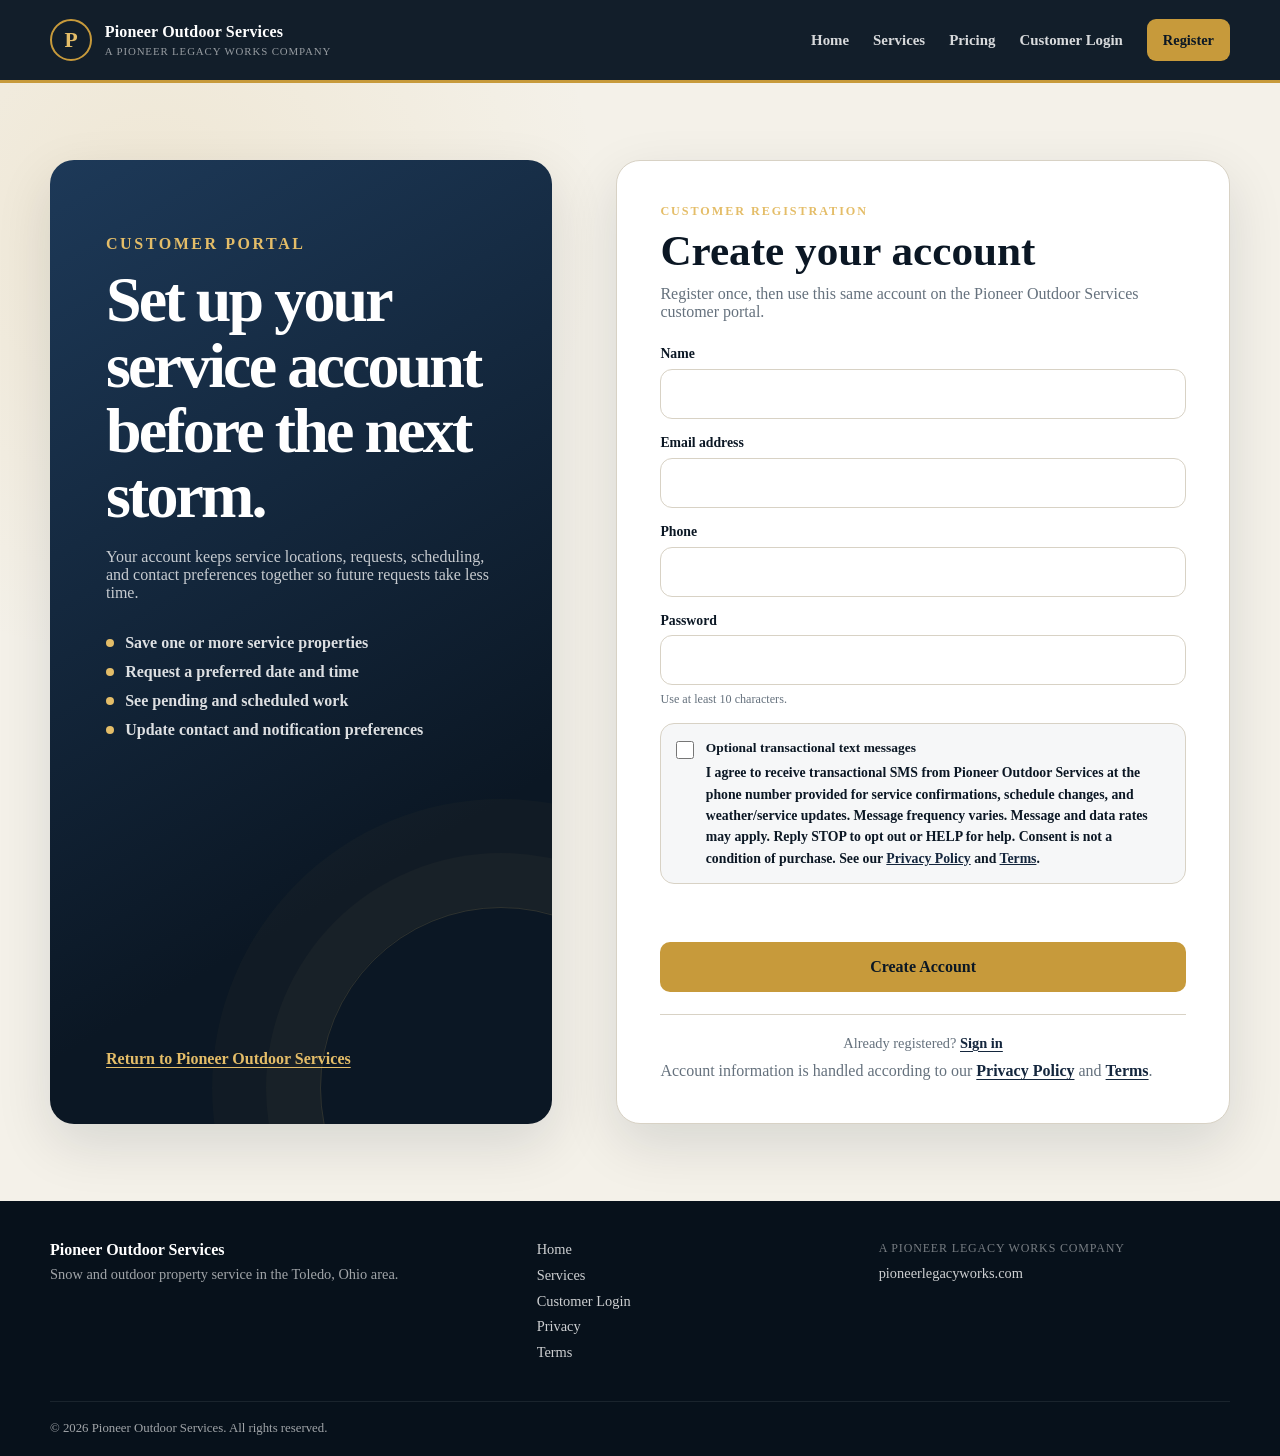
<file: register.html>
<!DOCTYPE html>
<html lang="en">
<head>
  <meta charset="UTF-8">
  <meta name="viewport" content="width=device-width, initial-scale=1.0">
  <meta name="robots" content="noindex,follow">
  <meta name="description" content="Create a Pioneer Outdoor Services customer portal account.">
  <title>Create Customer Account | Pioneer Outdoor Services</title>
  <link rel="stylesheet" href="styles.css">
  <link rel="stylesheet" href="mobile.css" data-site-style="mobile">
  <link rel="stylesheet" href="p0.css" data-site-style="p0">
  <link rel="stylesheet" href="auth.css">
  <script src="app.js" defer></script>
  <script src="customer-auth.js" defer></script>
</head>
<body data-page="register">
  <header class="site-header">
    <nav class="navbar page-shell" aria-label="Main navigation">
      <a class="brand" href="index.html" aria-label="Pioneer Outdoor Services home">
        <span class="brand-mark" aria-hidden="true">P</span>
        <span class="brand-copy">
          <strong data-business-name>Pioneer Outdoor Services</strong>
          <small>A Pioneer Legacy Works Company</small>
        </span>
      </a>
      <button class="nav-toggle" type="button" aria-expanded="false" aria-controls="main-nav">
        <span class="sr-only">Toggle navigation</span>
        <span aria-hidden="true"></span><span aria-hidden="true"></span><span aria-hidden="true"></span>
      </button>
      <div class="nav-menu" id="main-nav">
        <ul class="nav-links">
          <li><a href="index.html">Home</a></li>
          <li><a href="services.html">Services</a></li>
          <li><a href="index.html#pricing">Pricing</a></li>
          <li><a href="login.html">Customer Login</a></li>
        </ul>
        <a class="nav-cta" href="register.html" aria-current="page">Register</a>
      </div>
    </nav>
  </header>

  <main class="customer-auth-main">
    <div class="page-shell customer-auth-layout">
      <section class="customer-auth-intro" aria-labelledby="register-account-heading">
        <div>
          <p class="section-label">Customer portal</p>
          <h1 id="register-account-heading">Set up your service account before the next storm.</h1>
          <p>Your account keeps service locations, requests, scheduling, and contact preferences together so future requests take less time.</p>
          <ul class="account-benefits">
            <li>Save one or more service properties</li>
            <li>Request a preferred date and time</li>
            <li>See pending and scheduled work</li>
            <li>Update contact and notification preferences</li>
          </ul>
        </div>
        <a class="customer-auth-secondary-link" href="index.html">Return to Pioneer Outdoor Services</a>
      </section>

      <section class="customer-auth-card" aria-labelledby="register-heading">
        <p class="section-label">Customer registration</p>
        <h2 id="register-heading">Create your account</h2>
        <p class="customer-auth-description">Register once, then use this same account on the Pioneer Outdoor Services customer portal.</p>

        <form class="customer-auth-form" data-customer-auth-form data-mode="register">
          <label>
            <span>Name</span>
            <input type="text" name="displayName" autocomplete="name" maxlength="160" required>
          </label>
          <label>
            <span>Email address</span>
            <input type="email" name="email" autocomplete="email" maxlength="320" required>
          </label>
          <label>
            <span>Phone</span>
            <input type="tel" name="phone" autocomplete="tel" maxlength="50" required>
          </label>
          <label>
            <span>Password</span>
            <input type="password" name="password" autocomplete="new-password" minlength="10" maxlength="200" required>
            <small>Use at least 10 characters.</small>
          </label>

          <label class="customer-auth-consent">
            <input type="checkbox" name="smsConsent" value="true">
            <span class="customer-auth-consent-copy">
              <strong>Optional transactional text messages</strong>
              I agree to receive transactional SMS from Pioneer Outdoor Services at the phone number provided for service confirmations, schedule changes, and weather/service updates. Message frequency varies. Message and data rates may apply. Reply STOP to opt out or HELP for help. Consent is not a condition of purchase. See our <a href="privacy.html" target="_blank" rel="noopener">Privacy Policy</a> and <a href="terms.html" target="_blank" rel="noopener">Terms</a>.
            </span>
          </label>

          <p class="customer-auth-status" data-auth-status role="status" aria-live="polite"></p>
          <button class="button button-primary" type="submit">Create Account</button>
        </form>

        <p class="customer-auth-switch">Already registered? <a href="login.html">Sign in</a></p>
        <p class="customer-auth-description">Account information is handled according to our <a class="customer-auth-secondary-link" href="privacy.html">Privacy Policy</a> and <a class="customer-auth-secondary-link" href="terms.html">Terms</a>.</p>
      </section>
    </div>
  </main>

  <footer class="site-footer">
    <div class="page-shell footer-grid">
      <div>
        <strong data-business-name>Pioneer Outdoor Services</strong>
        <p>Snow and outdoor property service in the Toledo, Ohio area.</p>
      </div>
      <nav aria-label="Footer navigation">
        <a href="index.html">Home</a>
        <a href="services.html">Services</a>
        <a href="login.html">Customer Login</a>
        <a href="privacy.html">Privacy</a>
        <a href="terms.html">Terms</a>
      </nav>
      <div class="footer-parent">
        <span>A Pioneer Legacy Works Company</span>
        <a href="https://pioneerlegacyworks.com">pioneerlegacyworks.com</a>
      </div>
    </div>
    <div class="page-shell footer-bottom">
      <p>&copy; <span id="year"></span> <span data-business-name>Pioneer Outdoor Services</span>. All rights reserved.</p>
    </div>
  </footer>
</body>
</html>
</file>
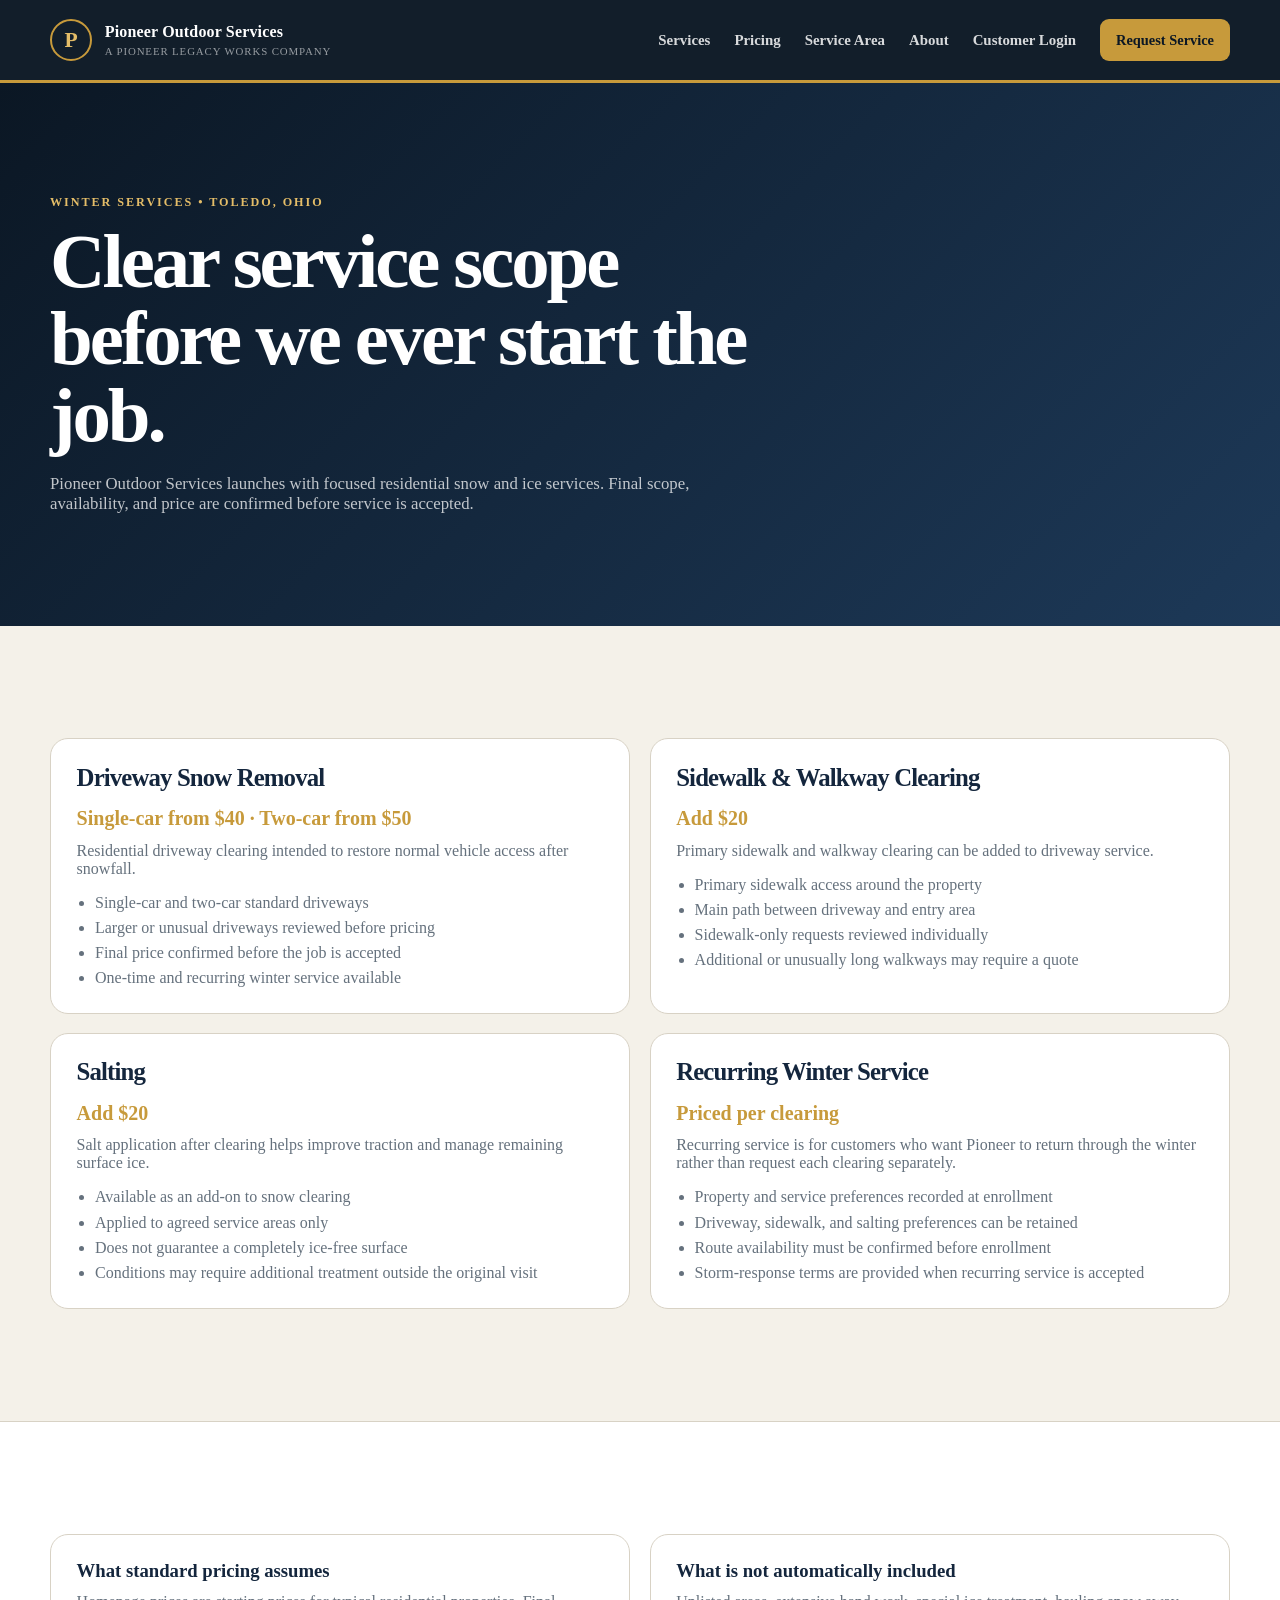
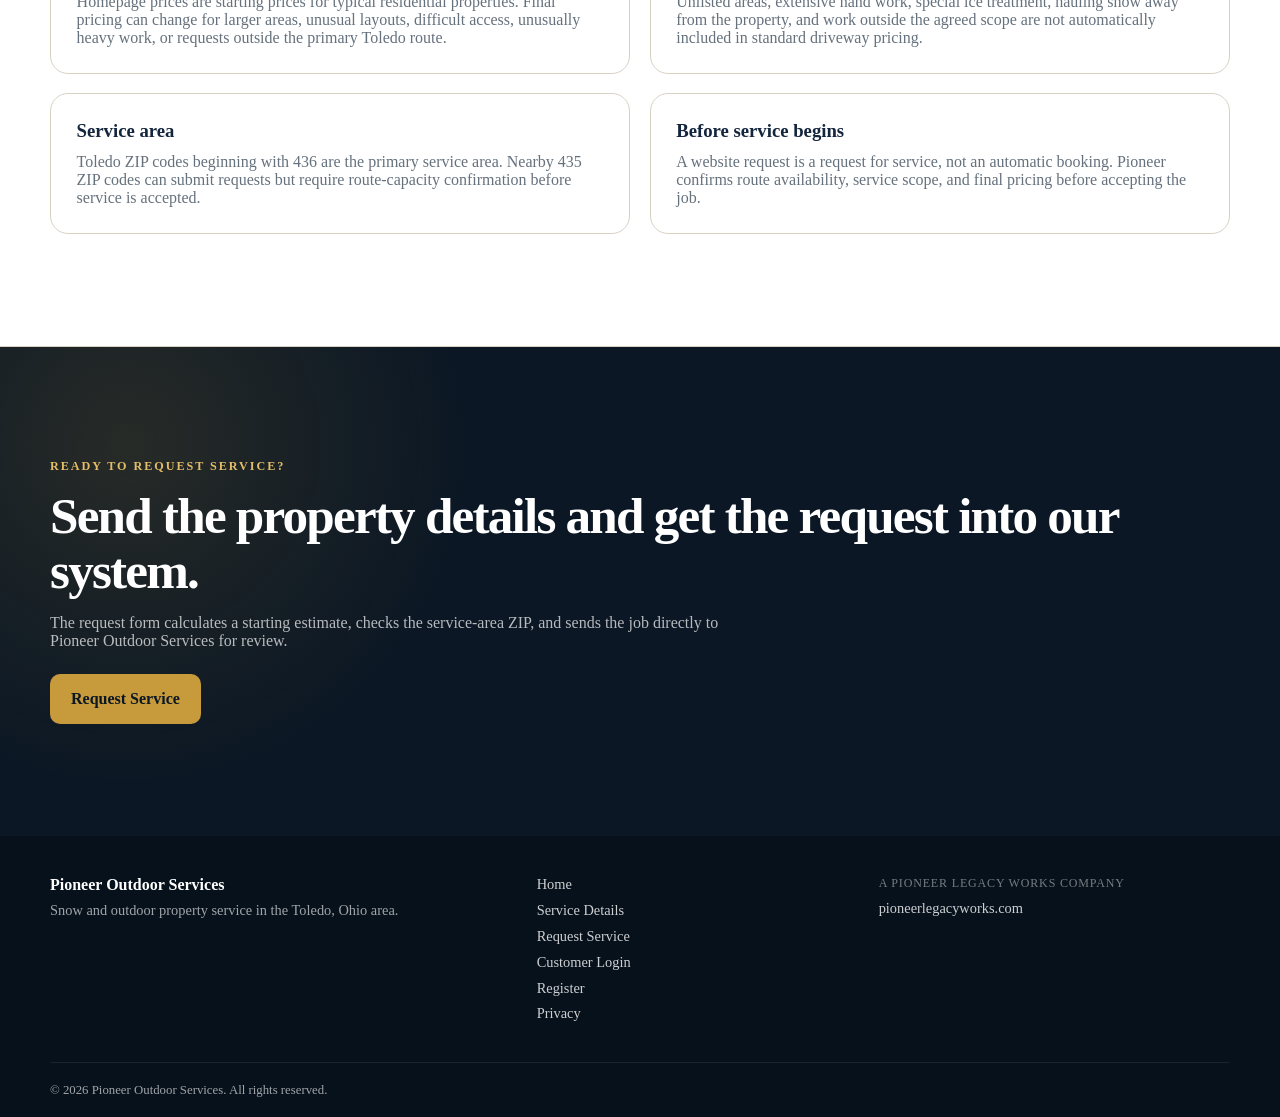
<file: services.html>
<!DOCTYPE html>
<html lang="en">
<head>
  <meta charset="UTF-8">
  <meta name="viewport" content="width=device-width, initial-scale=1.0">
  <meta name="description" content="Detailed snow removal, sidewalk clearing, salting, and recurring winter service information for Pioneer Outdoor Services in the Toledo, Ohio area.">
  <title>Snow & Ice Services | Pioneer Outdoor Services</title>
  <link rel="stylesheet" href="styles.css">
  <link rel="stylesheet" href="mobile.css" data-site-style="mobile">
  <link rel="stylesheet" href="p0.css" data-site-style="p0">
  <script src="app.js" defer></script>
</head>
<body data-page="services">
  <header class="site-header">
    <nav class="navbar page-shell" aria-label="Main navigation">
      <a class="brand" href="index.html" aria-label="Pioneer Outdoor Services home">
        <span class="brand-mark" aria-hidden="true">P</span>
        <span class="brand-copy">
          <strong data-business-name>Pioneer Outdoor Services</strong>
          <small>A Pioneer Legacy Works Company</small>
        </span>
      </a>
      <button class="nav-toggle" type="button" aria-expanded="false" aria-controls="main-nav">
        <span class="sr-only">Toggle navigation</span>
        <span aria-hidden="true"></span><span aria-hidden="true"></span><span aria-hidden="true"></span>
      </button>
      <div class="nav-menu" id="main-nav">
        <ul class="nav-links">
          <li><a href="services.html" aria-current="page">Services</a></li>
          <li><a href="index.html#pricing">Pricing</a></li>
          <li><a href="index.html#service-area">Service Area</a></li>
          <li><a href="index.html#about">About</a></li>
          <li><a href="login.html">Customer Login</a></li>
        </ul>
        <a class="nav-cta" href="index.html#request-service">Request Service</a>
      </div>
    </nav>
  </header>

  <main>
    <section class="content-hero">
      <div class="page-shell">
        <p class="eyebrow">Winter services • Toledo, Ohio</p>
        <h1>Clear service scope before we ever start the job.</h1>
        <p>Pioneer Outdoor Services launches with focused residential snow and ice services. Final scope, availability, and price are confirmed before service is accepted.</p>
      </div>
    </section>

    <section class="section">
      <div class="page-shell detail-grid">
        <article class="detail-card">
          <h2>Driveway Snow Removal</h2>
          <span class="detail-price">Single-car from $40 · Two-car from $50</span>
          <p>Residential driveway clearing intended to restore normal vehicle access after snowfall.</p>
          <ul>
            <li>Single-car and two-car standard driveways</li>
            <li>Larger or unusual driveways reviewed before pricing</li>
            <li>Final price confirmed before the job is accepted</li>
            <li>One-time and recurring winter service available</li>
          </ul>
        </article>

        <article class="detail-card">
          <h2>Sidewalk & Walkway Clearing</h2>
          <span class="detail-price">Add $20</span>
          <p>Primary sidewalk and walkway clearing can be added to driveway service.</p>
          <ul>
            <li>Primary sidewalk access around the property</li>
            <li>Main path between driveway and entry area</li>
            <li>Sidewalk-only requests reviewed individually</li>
            <li>Additional or unusually long walkways may require a quote</li>
          </ul>
        </article>

        <article class="detail-card">
          <h2>Salting</h2>
          <span class="detail-price">Add $20</span>
          <p>Salt application after clearing helps improve traction and manage remaining surface ice.</p>
          <ul>
            <li>Available as an add-on to snow clearing</li>
            <li>Applied to agreed service areas only</li>
            <li>Does not guarantee a completely ice-free surface</li>
            <li>Conditions may require additional treatment outside the original visit</li>
          </ul>
        </article>

        <article class="detail-card">
          <h2>Recurring Winter Service</h2>
          <span class="detail-price">Priced per clearing</span>
          <p>Recurring service is for customers who want Pioneer to return through the winter rather than request each clearing separately.</p>
          <ul>
            <li>Property and service preferences recorded at enrollment</li>
            <li>Driveway, sidewalk, and salting preferences can be retained</li>
            <li>Route availability must be confirmed before enrollment</li>
            <li>Storm-response terms are provided when recurring service is accepted</li>
          </ul>
        </article>
      </div>
    </section>

    <section class="section section-soft">
      <div class="page-shell detail-grid">
        <article class="detail-card">
          <h3>What standard pricing assumes</h3>
          <p>Homepage prices are starting prices for typical residential properties. Final pricing can change for larger areas, unusual layouts, difficult access, unusually heavy work, or requests outside the primary Toledo route.</p>
        </article>
        <article class="detail-card">
          <h3>What is not automatically included</h3>
          <p>Unlisted areas, extensive hand work, special ice treatment, hauling snow away from the property, and work outside the agreed scope are not automatically included in standard driveway pricing.</p>
        </article>
        <article class="detail-card">
          <h3>Service area</h3>
          <p>Toledo ZIP codes beginning with 436 are the primary service area. Nearby 435 ZIP codes can submit requests but require route-capacity confirmation before service is accepted.</p>
        </article>
        <article class="detail-card">
          <h3>Before service begins</h3>
          <p>A website request is a request for service, not an automatic booking. Pioneer confirms route availability, service scope, and final pricing before accepting the job.</p>
        </article>
      </div>
    </section>

    <section class="request-section">
      <div class="page-shell">
        <p class="section-label">Ready to request service?</p>
        <h2>Send the property details and get the request into our system.</h2>
        <p style="max-width:700px;margin-top:1rem;color:rgba(255,255,255,.7)">The request form calculates a starting estimate, checks the service-area ZIP, and sends the job directly to Pioneer Outdoor Services for review.</p>
        <a class="button button-primary" style="margin-top:1.5rem" href="index.html#request-service">Request Service</a>
      </div>
    </section>
  </main>

  <footer class="site-footer">
    <div class="page-shell footer-grid">
      <div>
        <strong data-business-name>Pioneer Outdoor Services</strong>
        <p>Snow and outdoor property service in the Toledo, Ohio area.</p>
      </div>
      <nav aria-label="Footer navigation">
        <a href="index.html">Home</a>
        <a href="services.html">Service Details</a>
        <a href="index.html#request-service">Request Service</a>
        <a href="login.html">Customer Login</a>
        <a href="register.html">Register</a>
        <a href="privacy.html">Privacy</a>
      </nav>
      <div class="footer-parent">
        <span>A Pioneer Legacy Works Company</span>
        <a href="https://pioneerlegacyworks.com">pioneerlegacyworks.com</a>
      </div>
    </div>
    <div class="page-shell footer-bottom">
      <p>&copy; <span id="year"></span> <span data-business-name>Pioneer Outdoor Services</span>. All rights reserved.</p>
    </div>
  </footer>
</body>
</html>
</file>
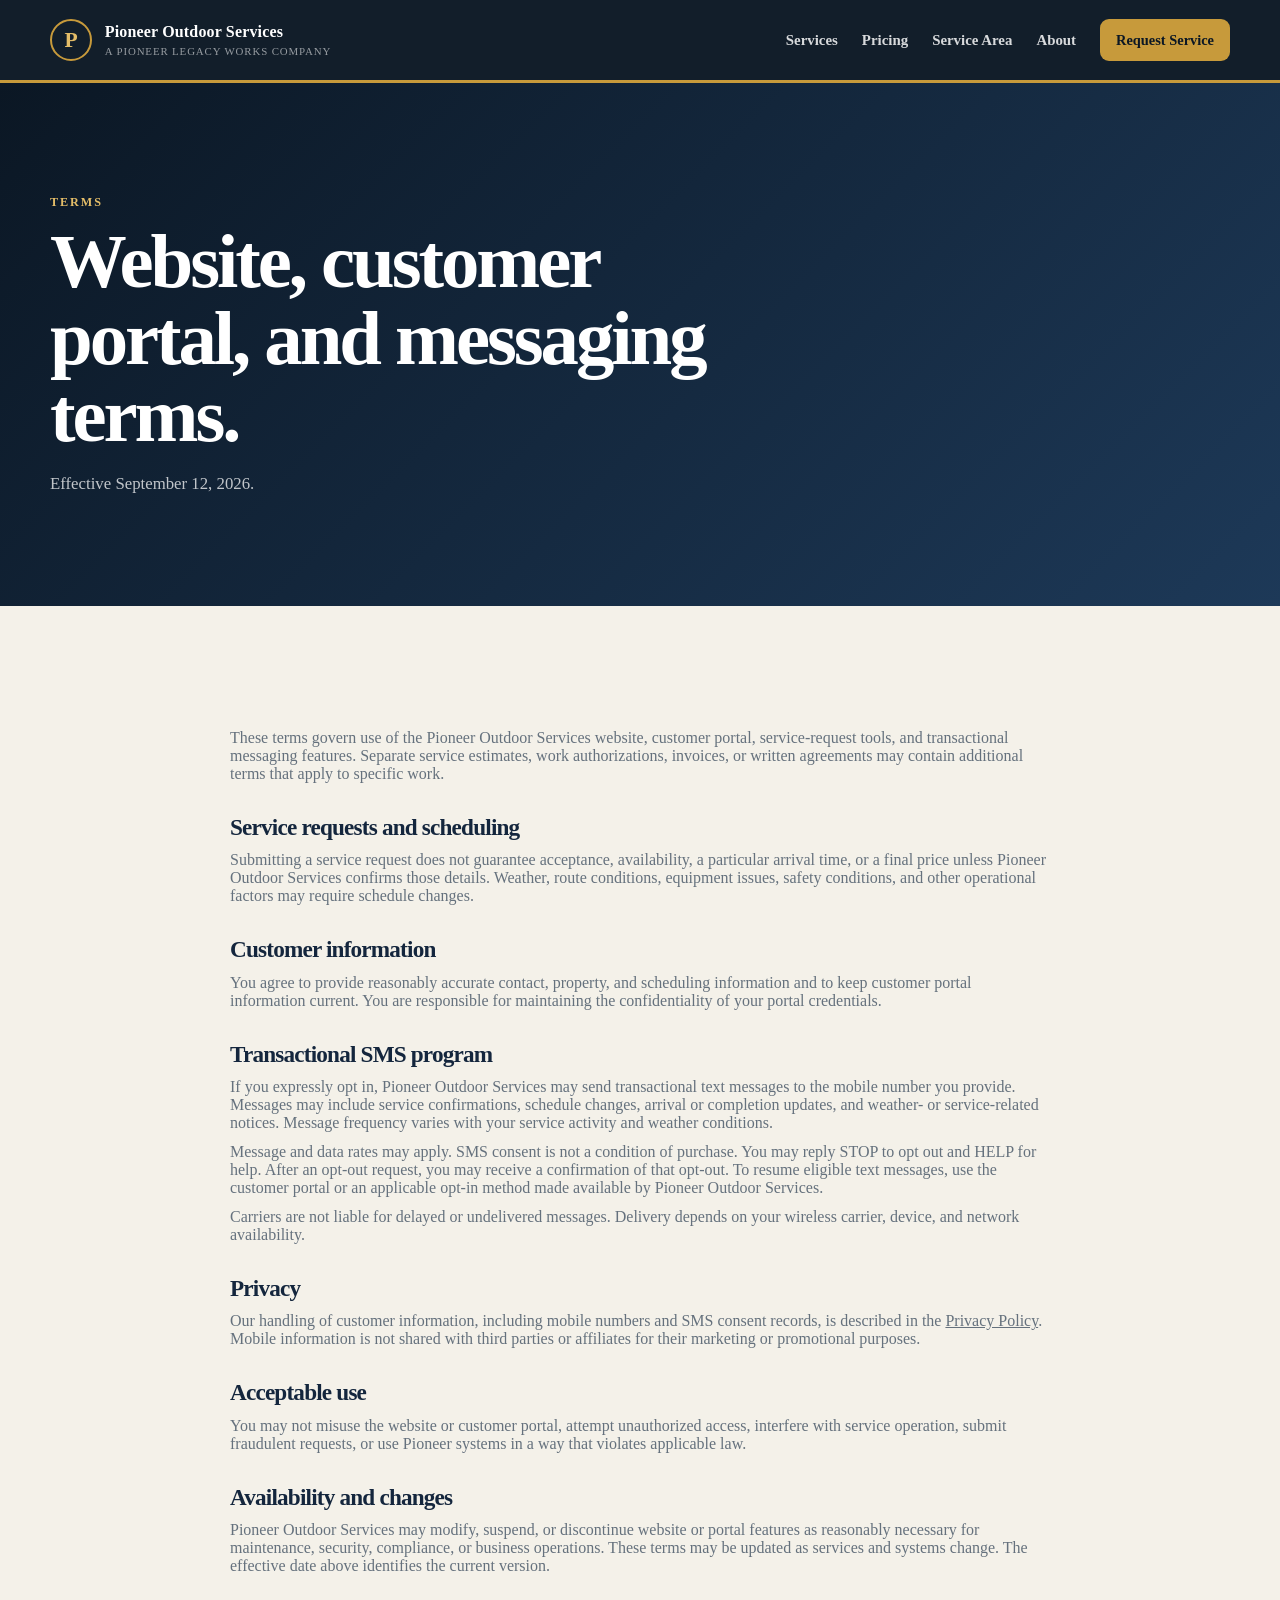
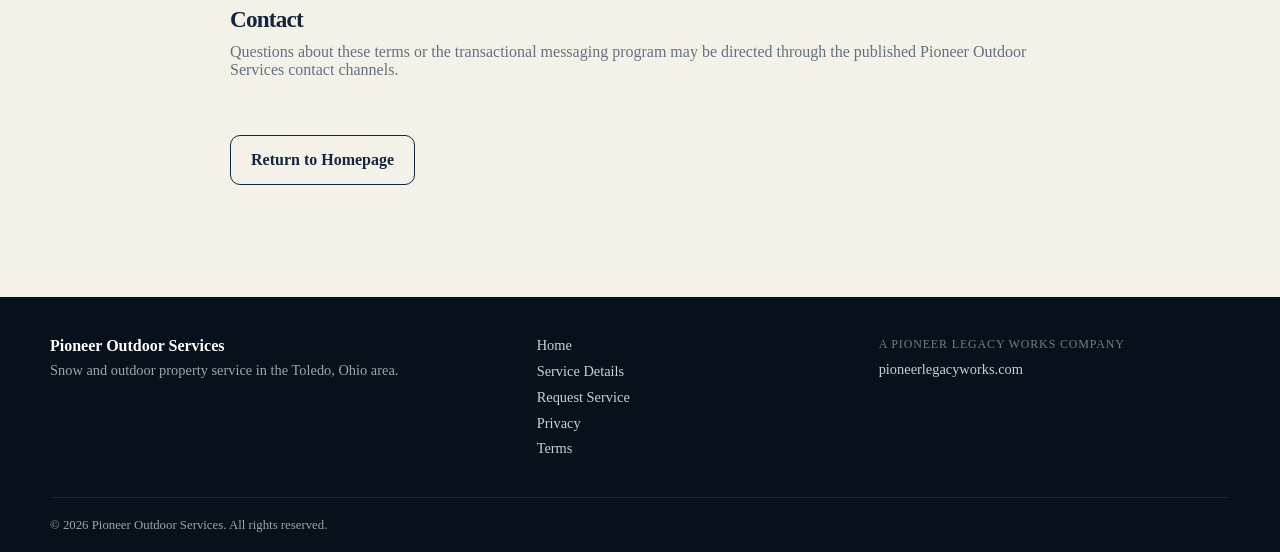
<file: terms.html>
<!DOCTYPE html>
<html lang="en">
<head>
  <meta charset="UTF-8">
  <meta name="viewport" content="width=device-width, initial-scale=1.0">
  <meta name="description" content="Terms of use and messaging terms for Pioneer Outdoor Services.">
  <title>Terms | Pioneer Outdoor Services</title>
  <link rel="stylesheet" href="styles.css">
  <link rel="stylesheet" href="mobile.css" data-site-style="mobile">
  <link rel="stylesheet" href="p0.css" data-site-style="p0">
  <script src="app.js" defer></script>
</head>
<body data-page="terms">
  <header class="site-header">
    <nav class="navbar page-shell" aria-label="Main navigation">
      <a class="brand" href="index.html" aria-label="Pioneer Outdoor Services home">
        <span class="brand-mark" aria-hidden="true">P</span>
        <span class="brand-copy">
          <strong data-business-name>Pioneer Outdoor Services</strong>
          <small>A Pioneer Legacy Works Company</small>
        </span>
      </a>
      <button class="nav-toggle" type="button" aria-expanded="false" aria-controls="main-nav">
        <span class="sr-only">Toggle navigation</span>
        <span aria-hidden="true"></span><span aria-hidden="true"></span><span aria-hidden="true"></span>
      </button>
      <div class="nav-menu" id="main-nav">
        <ul class="nav-links">
          <li><a href="services.html">Services</a></li>
          <li><a href="index.html#pricing">Pricing</a></li>
          <li><a href="index.html#service-area">Service Area</a></li>
          <li><a href="index.html#about">About</a></li>
        </ul>
        <a class="nav-cta" href="index.html#request-service">Request Service</a>
      </div>
    </nav>
  </header>

  <main>
    <section class="content-hero">
      <div class="page-shell">
        <p class="eyebrow">Terms</p>
        <h1>Website, customer portal, and messaging terms.</h1>
        <p>Effective September 12, 2026.</p>
      </div>
    </section>

    <section class="section">
      <div class="page-shell legal-copy">
        <p>These terms govern use of the Pioneer Outdoor Services website, customer portal, service-request tools, and transactional messaging features. Separate service estimates, work authorizations, invoices, or written agreements may contain additional terms that apply to specific work.</p>

        <h2>Service requests and scheduling</h2>
        <p>Submitting a service request does not guarantee acceptance, availability, a particular arrival time, or a final price unless Pioneer Outdoor Services confirms those details. Weather, route conditions, equipment issues, safety conditions, and other operational factors may require schedule changes.</p>

        <h2>Customer information</h2>
        <p>You agree to provide reasonably accurate contact, property, and scheduling information and to keep customer portal information current. You are responsible for maintaining the confidentiality of your portal credentials.</p>

        <h2>Transactional SMS program</h2>
        <p>If you expressly opt in, Pioneer Outdoor Services may send transactional text messages to the mobile number you provide. Messages may include service confirmations, schedule changes, arrival or completion updates, and weather- or service-related notices. Message frequency varies with your service activity and weather conditions.</p>
        <p>Message and data rates may apply. SMS consent is not a condition of purchase. You may reply STOP to opt out and HELP for help. After an opt-out request, you may receive a confirmation of that opt-out. To resume eligible text messages, use the customer portal or an applicable opt-in method made available by Pioneer Outdoor Services.</p>
        <p>Carriers are not liable for delayed or undelivered messages. Delivery depends on your wireless carrier, device, and network availability.</p>

        <h2>Privacy</h2>
        <p>Our handling of customer information, including mobile numbers and SMS consent records, is described in the <a href="privacy.html">Privacy Policy</a>. Mobile information is not shared with third parties or affiliates for their marketing or promotional purposes.</p>

        <h2>Acceptable use</h2>
        <p>You may not misuse the website or customer portal, attempt unauthorized access, interfere with service operation, submit fraudulent requests, or use Pioneer systems in a way that violates applicable law.</p>

        <h2>Availability and changes</h2>
        <p>Pioneer Outdoor Services may modify, suspend, or discontinue website or portal features as reasonably necessary for maintenance, security, compliance, or business operations. These terms may be updated as services and systems change. The effective date above identifies the current version.</p>

        <h2>Contact</h2>
        <p>Questions about these terms or the transactional messaging program may be directed through the published Pioneer Outdoor Services contact channels.</p>

        <p style="margin-top:2rem"><a class="button button-outline" href="index.html">Return to Homepage</a></p>
      </div>
    </section>
  </main>

  <footer class="site-footer">
    <div class="page-shell footer-grid">
      <div>
        <strong data-business-name>Pioneer Outdoor Services</strong>
        <p>Snow and outdoor property service in the Toledo, Ohio area.</p>
      </div>
      <nav aria-label="Footer navigation">
        <a href="index.html">Home</a>
        <a href="services.html">Service Details</a>
        <a href="index.html#request-service">Request Service</a>
        <a href="privacy.html">Privacy</a>
        <a href="terms.html" aria-current="page">Terms</a>
      </nav>
      <div class="footer-parent">
        <span>A Pioneer Legacy Works Company</span>
        <a href="https://pioneerlegacyworks.com">pioneerlegacyworks.com</a>
      </div>
    </div>
    <div class="page-shell footer-bottom">
      <p>&copy; <span id="year"></span> <span data-business-name>Pioneer Outdoor Services</span>. All rights reserved.</p>
    </div>
  </footer>
</body>
</html>
</file>
<file: styles.css>
:root {
  --navy: #14263d;
  --navy-deep: #0b1724;
  --navy-soft: #1d3958;
  --gold: #c79a3b;
  --gold-light: #e4bd68;
  --cream: #f4f1e9;
  --cream-deep: #e9e2d4;
  --white: #ffffff;
  --charcoal: #202830;
  --slate: #65717d;
  --border: #d8d2c5;
  --success: #2f6c4f;
  --error: #9b3f3f;
  --shadow: 0 20px 55px rgba(12, 24, 38, 0.12);
  --radius: 18px;
  --page-width: 1180px;
}

* {
  box-sizing: border-box;
  margin: 0;
  padding: 0;
}

html {
  scroll-behavior: smooth;
  scroll-padding-top: 90px;
}

body {
  min-height: 100vh;
  background: var(--cream);
  color: var(--charcoal);
  font-family: Inter, ui-sans-serif, system-ui, -apple-system, BlinkMacSystemFont, "Segoe UI", sans-serif;
  line-height: 1.6;
}

body,
button,
input,
select,
textarea {
  font: inherit;
}

a {
  color: inherit;
}

button,
a,
input,
select,
textarea {
  outline-offset: 3px;
}

.page-shell {
  width: min(calc(100% - 2.5rem), var(--page-width));
  margin-inline: auto;
}

.sr-only {
  position: absolute;
  width: 1px;
  height: 1px;
  padding: 0;
  margin: -1px;
  overflow: hidden;
  clip: rect(0, 0, 0, 0);
  white-space: nowrap;
  border: 0;
}

.site-header {
  position: sticky;
  top: 0;
  z-index: 50;
  background: rgba(11, 23, 36, 0.97);
  border-bottom: 3px solid var(--gold);
  backdrop-filter: blur(10px);
}

.navbar {
  position: relative;
  display: flex;
  min-height: 80px;
  align-items: center;
  justify-content: space-between;
  gap: 2rem;
}

.brand {
  display: inline-flex;
  align-items: center;
  gap: 0.8rem;
  color: var(--white);
  text-decoration: none;
}

.brand-mark {
  display: grid;
  width: 42px;
  height: 42px;
  flex: 0 0 42px;
  place-items: center;
  border: 2px solid var(--gold);
  border-radius: 50%;
  color: var(--gold-light);
  font-family: Georgia, "Times New Roman", serif;
  font-size: 1.35rem;
  font-weight: 700;
}

.brand-copy {
  display: grid;
  line-height: 1.12;
}

.brand-copy strong {
  font-size: 1rem;
  letter-spacing: 0.01em;
}

.brand-copy small {
  margin-top: 0.22rem;
  color: rgba(255, 255, 255, 0.56);
  font-size: 0.68rem;
  letter-spacing: 0.08em;
  text-transform: uppercase;
}

.nav-menu,
.nav-links {
  display: flex;
  align-items: center;
}

.nav-menu {
  gap: 1.5rem;
}

.nav-links {
  gap: 1.5rem;
  list-style: none;
}

.nav-links a {
  color: rgba(255, 255, 255, 0.84);
  font-size: 0.93rem;
  font-weight: 750;
  text-decoration: none;
}

.nav-links a:hover,
.nav-links a:focus-visible {
  color: var(--gold-light);
}

.nav-cta {
  display: inline-flex;
  min-height: 42px;
  align-items: center;
  justify-content: center;
  padding: 0.65rem 1rem;
  border-radius: 9px;
  background: var(--gold);
  color: var(--navy-deep);
  font-size: 0.9rem;
  font-weight: 850;
  text-decoration: none;
}

.nav-cta:hover,
.nav-cta:focus-visible {
  background: var(--gold-light);
}

.nav-toggle {
  display: none;
  width: 44px;
  height: 44px;
  border: 1px solid rgba(255, 255, 255, 0.24);
  border-radius: 10px;
  background: transparent;
  cursor: pointer;
}

.nav-toggle span[aria-hidden="true"] {
  display: block;
  width: 20px;
  height: 2px;
  margin: 4px auto;
  background: var(--white);
}

.hero {
  position: relative;
  overflow: hidden;
  background:
    radial-gradient(circle at 82% 16%, rgba(199, 154, 59, 0.22), transparent 27%),
    linear-gradient(135deg, var(--navy-deep), var(--navy-soft));
  color: var(--white);
}

.hero::after {
  content: "";
  position: absolute;
  right: -15rem;
  bottom: -20rem;
  width: 42rem;
  height: 42rem;
  border: 1px solid rgba(228, 189, 104, 0.18);
  border-radius: 50%;
  box-shadow:
    0 0 0 90px rgba(228, 189, 104, 0.025),
    0 0 0 180px rgba(228, 189, 104, 0.014);
}

.hero-layout {
  position: relative;
  z-index: 1;
  display: grid;
  grid-template-columns: minmax(0, 1.2fr) minmax(320px, 0.7fr);
  gap: clamp(3rem, 8vw, 7rem);
  align-items: center;
  padding-block: clamp(6.5rem, 12vw, 9.5rem);
}

.eyebrow,
.section-label,
.panel-label,
.area-kicker {
  margin-bottom: 0.9rem;
  color: var(--gold-light);
  font-size: 0.76rem;
  font-weight: 850;
  letter-spacing: 0.16em;
  text-transform: uppercase;
}

.hero h1 {
  max-width: 780px;
  font-size: clamp(3.1rem, 6.4vw, 5.75rem);
  line-height: 0.98;
  letter-spacing: -0.045em;
}

.hero-lead {
  max-width: 690px;
  margin-top: 1.6rem;
  color: rgba(255, 255, 255, 0.76);
  font-size: 1.08rem;
}

.hero-actions {
  display: flex;
  flex-wrap: wrap;
  gap: 0.85rem;
  margin-top: 2.2rem;
}

.button {
  display: inline-flex;
  min-height: 50px;
  align-items: center;
  justify-content: center;
  padding: 0.8rem 1.25rem;
  border: 1px solid transparent;
  border-radius: 10px;
  font-weight: 850;
  text-decoration: none;
  transition: transform 150ms ease, background 150ms ease, border-color 150ms ease;
}

.button:hover,
.button:focus-visible {
  transform: translateY(-1px);
}

.button-primary {
  background: var(--gold);
  color: var(--navy-deep);
}

.button-primary:hover,
.button-primary:focus-visible {
  background: var(--gold-light);
}

.button-secondary {
  border-color: rgba(255, 255, 255, 0.35);
  color: var(--white);
}

.button-secondary:hover,
.button-secondary:focus-visible {
  background: rgba(255, 255, 255, 0.07);
  border-color: rgba(255, 255, 255, 0.58);
}

.button-outline {
  margin-top: 1.5rem;
  border-color: var(--navy);
  color: var(--navy);
}

.button-outline:hover,
.button-outline:focus-visible {
  background: var(--navy);
  color: var(--white);
}

.hero-meta {
  display: flex;
  flex-wrap: wrap;
  gap: 0.65rem 1.25rem;
  margin-top: 2rem;
  color: rgba(255, 255, 255, 0.6);
  font-size: 0.88rem;
  font-weight: 700;
}

.hero-meta span::before {
  content: "•";
  margin-right: 0.5rem;
  color: var(--gold-light);
}

.hero-panel {
  padding: 2rem;
  border: 1px solid rgba(255, 255, 255, 0.14);
  border-radius: var(--radius);
  background: rgba(255, 255, 255, 0.07);
  box-shadow: var(--shadow);
}

.hero-panel h2 {
  font-size: clamp(1.55rem, 3vw, 2.25rem);
  line-height: 1.15;
}

.hero-price {
  display: flex;
  justify-content: space-between;
  gap: 1rem;
  margin-top: 1.5rem;
  padding-block: 1rem;
  border-block: 1px solid rgba(255, 255, 255, 0.12);
}

.hero-price span {
  color: rgba(255, 255, 255, 0.62);
}

.hero-price strong {
  color: var(--gold-light);
}

.check-list {
  display: grid;
  gap: 0.75rem;
  margin: 1.35rem 0;
  list-style: none;
}

.check-list li {
  color: rgba(255, 255, 255, 0.76);
}

.check-list li::before {
  content: "✓";
  margin-right: 0.65rem;
  color: var(--gold-light);
  font-weight: 900;
}

.text-link {
  display: inline-flex;
  gap: 0.35rem;
  color: var(--gold-light);
  font-weight: 850;
  text-decoration: none;
}

.text-link::after {
  content: "→";
}

.dark-link {
  color: var(--navy);
}

.trust-strip {
  border-bottom: 1px solid var(--border);
  background: var(--white);
}

.trust-grid {
  display: grid;
  grid-template-columns: repeat(4, minmax(0, 1fr));
}

.trust-grid > div {
  display: grid;
  gap: 0.2rem;
  min-height: 105px;
  align-content: center;
  padding: 1.25rem 1.5rem;
  border-right: 1px solid var(--border);
}

.trust-grid > div:first-child {
  border-left: 1px solid var(--border);
}

.trust-grid strong {
  color: var(--navy);
  font-size: 1rem;
}

.trust-grid span {
  color: var(--slate);
  font-size: 0.86rem;
}

.section {
  padding-block: clamp(4.5rem, 9vw, 7rem);
}

.section-soft {
  background: var(--white);
  border-block: 1px solid var(--border);
}

.section-dark {
  background: var(--navy-deep);
  color: var(--white);
}

.section h2,
.request-section h2 {
  color: var(--navy);
  font-size: clamp(2rem, 4vw, 3.2rem);
  line-height: 1.08;
  letter-spacing: -0.035em;
}

.section-dark h2,
.request-section h2 {
  color: var(--white);
}

.section-heading {
  display: flex;
  justify-content: space-between;
  gap: 2rem;
  align-items: end;
  margin-bottom: 2.4rem;
}

.section-heading > p {
  max-width: 450px;
  color: var(--slate);
}

.dark-heading > p {
  color: rgba(255, 255, 255, 0.62);
}

.service-grid {
  display: grid;
  grid-template-columns: repeat(3, minmax(0, 1fr));
  gap: 1.2rem;
}

.service-card {
  display: flex;
  min-height: 285px;
  flex-direction: column;
  padding: 1.65rem;
  border: 1px solid var(--border);
  border-radius: var(--radius);
  background: var(--white);
  box-shadow: 0 10px 30px rgba(20, 38, 61, 0.055);
}

.featured-card {
  border-color: rgba(199, 154, 59, 0.75);
  box-shadow: 0 14px 34px rgba(199, 154, 59, 0.11);
}

.service-tag {
  margin-bottom: 2.7rem;
  color: var(--gold);
  font-size: 0.73rem;
  font-weight: 850;
  letter-spacing: 0.09em;
  text-transform: uppercase;
}

.service-card h3 {
  color: var(--navy);
  font-size: 1.45rem;
}

.service-card p {
  margin-top: 0.7rem;
  color: var(--slate);
}

.service-card a {
  margin-top: auto;
  padding-top: 1.5rem;
  color: var(--navy);
  font-weight: 850;
  text-decoration: none;
}

.service-card a:hover,
.service-card a:focus-visible {
  color: var(--gold);
}

.why-layout {
  display: grid;
  grid-template-columns: minmax(0, 0.75fr) minmax(0, 1.25fr);
  gap: clamp(2.5rem, 8vw, 7rem);
  align-items: start;
}

.section-intro {
  max-width: 540px;
  margin-top: 1rem;
  color: var(--slate);
}

.reason-grid {
  display: grid;
  grid-template-columns: repeat(2, minmax(0, 1fr));
  border-top: 1px solid var(--border);
  border-left: 1px solid var(--border);
}

.reason-grid article {
  min-height: 205px;
  padding: 1.4rem;
  border-right: 1px solid var(--border);
  border-bottom: 1px solid var(--border);
}

.reason-grid span {
  color: var(--gold);
  font-size: 0.8rem;
  font-weight: 850;
}

.reason-grid h3 {
  margin-top: 1.8rem;
  color: var(--navy);
  font-size: 1.2rem;
}

.reason-grid p {
  margin-top: 0.55rem;
  color: var(--slate);
  font-size: 0.94rem;
}

.process-grid {
  display: grid;
  grid-template-columns: repeat(4, minmax(0, 1fr));
  border-top: 1px solid rgba(255, 255, 255, 0.12);
  list-style: none;
}

.process-grid li {
  min-height: 245px;
  padding: 1.6rem 1.35rem;
  border-right: 1px solid rgba(255, 255, 255, 0.12);
}

.process-grid li:first-child {
  border-left: 1px solid rgba(255, 255, 255, 0.12);
}

.process-number {
  display: grid;
  width: 36px;
  height: 36px;
  place-items: center;
  border: 1px solid rgba(228, 189, 104, 0.55);
  border-radius: 50%;
  color: var(--gold-light);
  font-weight: 850;
}

.process-grid h3 {
  margin-top: 3rem;
  font-size: 1.2rem;
}

.process-grid p {
  margin-top: 0.6rem;
  color: rgba(255, 255, 255, 0.62);
  font-size: 0.94rem;
}

.area-layout {
  display: grid;
  grid-template-columns: minmax(0, 1fr) minmax(320px, 0.65fr);
  gap: clamp(2.5rem, 8vw, 7rem);
  align-items: center;
}

.area-layout > div:first-child > p:last-of-type {
  max-width: 660px;
  margin-top: 1rem;
  color: var(--slate);
}

.area-card {
  padding: 2rem;
  border: 1px solid var(--border);
  border-radius: var(--radius);
  background: var(--white);
  box-shadow: var(--shadow);
}

.area-pin {
  display: grid;
  width: 48px;
  height: 48px;
  place-items: center;
  margin-bottom: 2rem;
  border-radius: 50%;
  background: var(--navy);
  color: var(--gold-light);
  font-size: 1.4rem;
}

.area-kicker {
  color: var(--gold);
}

.area-card strong {
  display: block;
  color: var(--navy);
  font-size: 1.7rem;
}

.area-card p:last-child {
  margin-top: 0.65rem;
  color: var(--slate);
}

.pricing-section {
  background: var(--cream-deep);
}

.pricing-grid {
  display: grid;
  grid-template-columns: repeat(4, minmax(0, 1fr));
  gap: 1rem;
}

.price-card {
  position: relative;
  min-height: 235px;
  padding: 1.45rem;
  border: 1px solid var(--border);
  border-radius: var(--radius);
  background: var(--white);
}

.price-card-featured {
  border-color: var(--gold);
}

.price-badge {
  position: absolute;
  top: -12px;
  right: 1rem;
  padding: 0.25rem 0.6rem;
  border-radius: 999px;
  background: var(--gold);
  color: var(--navy-deep);
  font-size: 0.7rem;
  font-weight: 850;
  text-transform: uppercase;
}

.price-card > p:first-of-type {
  color: var(--navy);
  font-weight: 850;
}

.price {
  display: flex;
  gap: 0.4rem;
  align-items: baseline;
  margin-top: 1.25rem;
}

.price span {
  color: var(--slate);
  font-size: 0.8rem;
  text-transform: uppercase;
}

.price strong {
  color: var(--navy);
  font-size: 2rem;
}

.price-card > p:last-child {
  margin-top: 1rem;
  color: var(--slate);
  font-size: 0.9rem;
}

.pricing-note {
  margin-top: 1.25rem;
  color: var(--slate);
  font-size: 0.9rem;
}

.about-layout {
  display: grid;
  grid-template-columns: minmax(0, 0.9fr) minmax(0, 1fr);
  gap: clamp(2.5rem, 8vw, 7rem);
}

.about-copy {
  display: grid;
  gap: 1rem;
  color: var(--slate);
  font-size: 1.05rem;
}

.request-section {
  padding-block: clamp(4.5rem, 9vw, 7rem);
  background:
    radial-gradient(circle at 10% 20%, rgba(199, 154, 59, 0.15), transparent 28%),
    var(--navy-deep);
  color: var(--white);
}

.request-layout {
  display: grid;
  grid-template-columns: minmax(0, 0.8fr) minmax(360px, 1fr);
  gap: clamp(2.5rem, 8vw, 7rem);
  align-items: start;
}

.request-copy > p:not(.section-label) {
  max-width: 580px;
  margin-top: 1rem;
  color: rgba(255, 255, 255, 0.68);
}

.contact-details {
  display: grid;
  gap: 0.8rem;
  margin-top: 2rem;
}

.contact-detail {
  display: grid;
  gap: 0.15rem;
}

.contact-detail span {
  color: var(--gold-light);
  font-size: 0.72rem;
  font-weight: 850;
  letter-spacing: 0.1em;
  text-transform: uppercase;
}

.contact-detail a {
  color: var(--white);
  font-weight: 800;
}

.contact-placeholder {
  color: rgba(255, 255, 255, 0.55);
  font-size: 0.9rem;
}

.request-form {
  display: grid;
  gap: 1rem;
  padding: 1.7rem;
  border: 1px solid rgba(255, 255, 255, 0.14);
  border-radius: var(--radius);
  background: rgba(255, 255, 255, 0.07);
  box-shadow: var(--shadow);
}

.form-row {
  display: grid;
  grid-template-columns: repeat(2, minmax(0, 1fr));
  gap: 1rem;
}

.request-form label {
  display: grid;
  gap: 0.4rem;
}

.request-form label > span {
  color: rgba(255, 255, 255, 0.8);
  font-size: 0.82rem;
  font-weight: 750;
}

.request-form input,
.request-form select,
.request-form textarea {
  width: 100%;
  border: 1px solid rgba(255, 255, 255, 0.18);
  border-radius: 9px;
  background: rgba(255, 255, 255, 0.96);
  color: var(--charcoal);
}

.request-form input,
.request-form select {
  min-height: 48px;
  padding: 0 0.8rem;
}

.request-form textarea {
  min-height: 135px;
  padding: 0.75rem 0.8rem;
  resize: vertical;
}

.request-form input:focus,
.request-form select:focus,
.request-form textarea:focus {
  border-color: var(--gold-light);
  box-shadow: 0 0 0 3px rgba(228, 189, 104, 0.18);
}

.form-hint,
.form-status {
  font-size: 0.82rem;
}

.form-hint {
  color: rgba(255, 255, 255, 0.54);
}

.form-status {
  min-height: 1.3rem;
  color: rgba(255, 255, 255, 0.72);
}

.form-status[data-state="success"] {
  color: #bfe5cd;
}

.form-status[data-state="error"] {
  color: #f2b5b5;
}

.form-submit {
  justify-self: start;
}

.form-submit:disabled {
  cursor: wait;
  opacity: 0.65;
}

.honeypot {
  position: absolute !important;
  left: -9999px !important;
  width: 1px !important;
  height: 1px !important;
  overflow: hidden !important;
}

.site-footer {
  background: #07111b;
  color: rgba(255, 255, 255, 0.62);
}

.footer-grid {
  display: grid;
  grid-template-columns: 1.1fr 0.75fr 0.85fr;
  gap: 2rem;
  padding-block: 2.5rem;
}

.footer-grid strong {
  color: var(--white);
}

.footer-grid > div:first-child p {
  max-width: 360px;
  margin-top: 0.45rem;
  font-size: 0.9rem;
}

.footer-grid nav,
.footer-parent {
  display: grid;
  align-content: start;
  gap: 0.55rem;
}

.footer-grid a {
  color: rgba(255, 255, 255, 0.8);
  font-size: 0.9rem;
  text-decoration: none;
}

.footer-grid a:hover,
.footer-grid a:focus-visible {
  color: var(--gold-light);
}

.footer-parent span {
  color: rgba(255, 255, 255, 0.45);
  font-size: 0.75rem;
  letter-spacing: 0.07em;
  text-transform: uppercase;
}

.footer-bottom {
  padding-block: 1.2rem;
  border-top: 1px solid rgba(255, 255, 255, 0.08);
  font-size: 0.8rem;
}

@media (max-width: 980px) {
  .hero-layout,
  .why-layout,
  .area-layout,
  .request-layout,
  .about-layout {
    grid-template-columns: 1fr;
  }

  .hero-panel,
  .area-card {
    max-width: 680px;
  }

  .pricing-grid,
  .process-grid {
    grid-template-columns: repeat(2, minmax(0, 1fr));
  }

  .process-grid li:nth-child(3) {
    border-left: 1px solid rgba(255, 255, 255, 0.12);
  }

  .trust-grid {
    grid-template-columns: repeat(2, minmax(0, 1fr));
  }

  .trust-grid > div:nth-child(3) {
    border-left: 1px solid var(--border);
  }

  .service-grid {
    grid-template-columns: repeat(2, minmax(0, 1fr));
  }
}

@media (max-width: 820px) {
  .nav-toggle {
    display: block;
  }

  .nav-menu {
    position: absolute;
    top: calc(100% + 3px);
    left: -1.25rem;
    right: -1.25rem;
    display: none;
    flex-direction: column;
    align-items: stretch;
    gap: 0.75rem;
    padding: 0.8rem 1.25rem 1.25rem;
    background: var(--navy-deep);
    border-bottom: 1px solid rgba(255, 255, 255, 0.1);
  }

  .nav-menu.is-open {
    display: flex;
  }

  .nav-links {
    flex-direction: column;
    align-items: stretch;
    gap: 0;
  }

  .nav-links a {
    display: block;
    padding: 0.8rem 0;
  }

  .nav-cta {
    align-self: stretch;
  }

  .section-heading {
    flex-direction: column;
    align-items: start;
  }

  .footer-grid {
    grid-template-columns: 1fr 1fr;
  }

  .footer-parent {
    grid-column: 1 / -1;
  }
}

@media (max-width: 620px) {
  .page-shell {
    width: min(calc(100% - 1.5rem), var(--page-width));
  }

  .brand-copy small {
    display: none;
  }

  .hero-layout {
    padding-block: 5.4rem;
  }

  .hero-actions,
  .form-row {
    grid-template-columns: 1fr;
  }

  .hero-actions {
    flex-direction: column;
  }

  .service-grid,
  .reason-grid,
  .pricing-grid,
  .process-grid,
  .trust-grid,
  .footer-grid {
    grid-template-columns: 1fr;
  }

  .trust-grid > div,
  .trust-grid > div:first-child,
  .trust-grid > div:nth-child(3) {
    border-left: 1px solid var(--border);
  }

  .process-grid li,
  .process-grid li:first-child,
  .process-grid li:nth-child(3) {
    border-left: 1px solid rgba(255, 255, 255, 0.12);
  }

  .request-form {
    padding: 1.25rem;
  }

  .footer-parent {
    grid-column: auto;
  }
}

@media (prefers-reduced-motion: reduce) {
  html {
    scroll-behavior: auto;
  }

  *,
  *::before,
  *::after {
    animation-duration: 0.01ms !important;
    animation-iteration-count: 1 !important;
    transition-duration: 0.01ms !important;
  }
}
</file>
<file: mobile.css>
/* Mobile-first refinements layered on top of the primary site stylesheet. */

@media (max-width: 820px) {
  html {
    scroll-padding-top: 78px;
  }

  body {
    overflow-x: hidden;
  }

  body.nav-open {
    overflow: hidden;
  }

  .page-shell {
    width: min(calc(100% - 2rem), var(--page-width));
  }

  .navbar {
    min-height: 74px;
    gap: 0.75rem;
  }

  .brand {
    min-width: 0;
    gap: 0.65rem;
  }

  .brand-mark {
    width: 38px;
    height: 38px;
    flex-basis: 38px;
    font-size: 1.2rem;
  }

  .brand-copy {
    min-width: 0;
  }

  .brand-copy strong {
    font-size: 0.94rem;
  }

  .nav-toggle {
    display: block;
    width: 48px;
    height: 48px;
    flex: 0 0 48px;
    touch-action: manipulation;
  }

  .nav-menu {
    position: fixed;
    top: 77px;
    left: 0;
    right: 0;
    display: none;
    max-height: calc(100dvh - 77px);
    overflow-y: auto;
    flex-direction: column;
    align-items: stretch;
    gap: 0.75rem;
    padding: 0.8rem 1rem max(1rem, env(safe-area-inset-bottom));
    background: rgba(11, 23, 36, 0.995);
    border-bottom: 1px solid rgba(255, 255, 255, 0.12);
    box-shadow: 0 22px 40px rgba(0, 0, 0, 0.24);
    -webkit-overflow-scrolling: touch;
  }

  .nav-menu.is-open {
    display: flex;
  }

  .nav-links {
    flex-direction: column;
    align-items: stretch;
    gap: 0;
  }

  .nav-links a,
  .nav-cta {
    min-height: 52px;
    display: flex;
    align-items: center;
  }

  .nav-links a {
    padding: 0 0.35rem;
    border-bottom: 1px solid rgba(255, 255, 255, 0.08);
    font-size: 1rem;
  }

  .nav-cta {
    justify-content: center;
    align-self: stretch;
    margin-top: 0.25rem;
  }

  .hero::after {
    right: -22rem;
    bottom: -24rem;
    opacity: 0.65;
  }

  .hero-layout {
    grid-template-columns: 1fr;
    gap: 2.25rem;
    padding-block: 4.75rem 4rem;
  }

  .hero h1 {
    font-size: clamp(2.7rem, 10vw, 4.25rem);
    line-height: 1;
  }

  .hero-lead {
    margin-top: 1.25rem;
    font-size: 1rem;
  }

  .hero-actions {
    gap: 0.7rem;
    margin-top: 1.75rem;
  }

  .button {
    min-height: 52px;
    touch-action: manipulation;
  }

  .hero-panel,
  .area-card {
    width: 100%;
    max-width: none;
  }

  .hero-panel {
    padding: 1.5rem;
  }

  .hero-price {
    align-items: flex-start;
  }

  .section,
  .request-section {
    padding-block: 4rem;
  }

  .section-heading {
    flex-direction: column;
    align-items: flex-start;
    gap: 1rem;
    margin-bottom: 1.75rem;
  }

  .section-heading > p {
    max-width: 100%;
  }

  .why-layout,
  .area-layout,
  .request-layout,
  .about-layout {
    gap: 2.25rem;
  }

  .service-card,
  .price-card,
  .reason-grid article,
  .process-grid li {
    min-height: 0;
  }

  .service-tag {
    margin-bottom: 1.8rem;
  }

  .process-grid h3 {
    margin-top: 2rem;
  }

  .request-form {
    width: 100%;
  }

  .request-form input,
  .request-form select,
  .request-form textarea {
    font-size: 16px;
  }

  .request-form input,
  .request-form select {
    min-height: 52px;
  }

  .request-form textarea {
    min-height: 150px;
  }

  .footer-grid a {
    min-height: 44px;
    display: flex;
    align-items: center;
  }
}

@media (max-width: 620px) {
  .page-shell {
    width: min(calc(100% - 1.25rem), var(--page-width));
  }

  .brand-copy small {
    display: none;
  }

  .brand-copy strong {
    display: block;
    max-width: 210px;
    overflow: hidden;
    text-overflow: ellipsis;
    white-space: nowrap;
  }

  .hero-layout {
    padding-block: 4rem 3.25rem;
  }

  .hero h1 {
    font-size: clamp(2.35rem, 11.5vw, 3.25rem);
  }

  .eyebrow,
  .section-label,
  .panel-label,
  .area-kicker {
    letter-spacing: 0.12em;
  }

  .hero-actions {
    flex-direction: column;
  }

  .hero-actions .button,
  .button-outline,
  .form-submit {
    width: 100%;
  }

  .hero-meta {
    display: grid;
    gap: 0.5rem;
  }

  .hero-panel {
    padding: 1.25rem;
  }

  .hero-price {
    flex-direction: column;
    gap: 0.3rem;
  }

  .trust-grid,
  .service-grid,
  .reason-grid,
  .pricing-grid,
  .process-grid,
  .footer-grid,
  .form-row {
    grid-template-columns: 1fr;
  }

  .trust-grid > div,
  .trust-grid > div:first-child,
  .trust-grid > div:nth-child(3) {
    min-height: 88px;
    padding: 1rem 1.1rem;
    border-left: 1px solid var(--border);
  }

  .section,
  .request-section {
    padding-block: 3.5rem;
  }

  .section h2,
  .request-section h2 {
    font-size: clamp(1.9rem, 9vw, 2.55rem);
  }

  .service-card,
  .price-card,
  .area-card {
    padding: 1.3rem;
  }

  .reason-grid article {
    padding: 1.2rem;
  }

  .process-grid li,
  .process-grid li:first-child,
  .process-grid li:nth-child(3) {
    padding: 1.3rem 1.15rem;
    border-left: 1px solid rgba(255, 255, 255, 0.12);
  }

  .price-card {
    min-height: 0;
  }

  .request-layout {
    gap: 1.75rem;
  }

  .contact-details {
    margin-top: 1.4rem;
  }

  .request-form {
    gap: 0.9rem;
    padding: 1rem;
    border-radius: 14px;
  }

  .form-row {
    gap: 0.9rem;
  }

  .form-submit {
    justify-self: stretch;
  }

  .footer-grid {
    gap: 1.35rem;
    padding-block: 2rem;
  }

  .footer-parent {
    grid-column: auto;
  }
}

@media (max-width: 380px) {
  .page-shell {
    width: min(calc(100% - 1rem), var(--page-width));
  }

  .navbar {
    min-height: 70px;
  }

  .brand-mark {
    width: 34px;
    height: 34px;
    flex-basis: 34px;
  }

  .brand-copy strong {
    max-width: 185px;
    font-size: 0.88rem;
  }

  .nav-menu {
    top: 73px;
    max-height: calc(100dvh - 73px);
    padding-inline: 0.75rem;
  }

  .hero h1 {
    font-size: 2.2rem;
  }

  .hero-panel,
  .service-card,
  .price-card,
  .area-card,
  .request-form {
    border-radius: 12px;
  }
}
</file>
<file: p0.css>
.services-detail-link {
  margin-top: 1.5rem;
}

.contact-fallback {
  display: grid;
  gap: 0.25rem;
}

.contact-fallback span {
  color: var(--gold-light);
  font-size: 0.72rem;
  font-weight: 850;
  letter-spacing: 0.1em;
  text-transform: uppercase;
}

.contact-fallback p {
  color: rgba(255, 255, 255, 0.68);
}

.service-area-status {
  margin-top: -0.15rem;
  padding: 0.65rem 0.75rem;
  border: 1px solid rgba(255, 255, 255, 0.12);
  border-radius: 9px;
  background: rgba(255, 255, 255, 0.04);
}

.service-area-status[data-state="primary"] {
  border-color: rgba(112, 196, 145, 0.45);
  color: #bfe5cd;
}

.service-area-status[data-state="review"] {
  border-color: rgba(228, 189, 104, 0.5);
  color: #f1d798;
}

.service-area-status[data-state="outside"],
.service-area-status[data-state="invalid"] {
  border-color: rgba(226, 135, 135, 0.5);
  color: #f2b5b5;
}

.request-form [aria-invalid="true"] {
  border-color: #e28b8b;
  box-shadow: 0 0 0 3px rgba(226, 139, 139, 0.18);
}

.request-confirmation {
  display: grid;
  gap: 1rem;
  padding: 1.8rem;
  border: 1px solid rgba(228, 189, 104, 0.38);
  border-radius: var(--radius);
  background: rgba(255, 255, 255, 0.08);
  box-shadow: var(--shadow);
}

.request-confirmation[hidden] {
  display: none;
}

.confirmation-kicker {
  color: var(--gold-light);
  font-size: 0.76rem;
  font-weight: 850;
  letter-spacing: 0.14em;
  text-transform: uppercase;
}

.request-confirmation h3 {
  color: var(--white);
  font-size: clamp(1.45rem, 3vw, 2rem);
  line-height: 1.15;
}

.request-confirmation > p:not(.confirmation-kicker) {
  color: rgba(255, 255, 255, 0.72);
}

.request-confirmation dl {
  display: grid;
  grid-template-columns: minmax(110px, 0.35fr) minmax(0, 1fr);
  border-top: 1px solid rgba(255, 255, 255, 0.12);
}

.request-confirmation dt,
.request-confirmation dd {
  padding: 0.7rem 0;
  border-bottom: 1px solid rgba(255, 255, 255, 0.1);
}

.request-confirmation dt {
  color: var(--gold-light);
  font-size: 0.78rem;
  font-weight: 800;
  text-transform: uppercase;
}

.request-confirmation dd {
  color: rgba(255, 255, 255, 0.88);
  overflow-wrap: anywhere;
}

.confirmation-next {
  padding: 0.9rem;
  border-left: 3px solid var(--gold);
  background: rgba(199, 154, 59, 0.08);
}

.confirmation-button {
  justify-self: start;
}

.content-hero {
  padding-block: clamp(4.5rem, 9vw, 7rem);
  background: linear-gradient(135deg, var(--navy-deep), var(--navy-soft));
  color: var(--white);
}

.content-hero h1 {
  max-width: 760px;
  font-size: clamp(2.6rem, 6vw, 4.8rem);
  line-height: 1;
  letter-spacing: -0.04em;
}

.content-hero p:last-child {
  max-width: 720px;
  margin-top: 1.2rem;
  color: rgba(255, 255, 255, 0.74);
  font-size: 1.05rem;
}

.detail-grid {
  display: grid;
  grid-template-columns: repeat(2, minmax(0, 1fr));
  gap: 1.2rem;
}

.detail-card {
  padding: 1.6rem;
  border: 1px solid var(--border);
  border-radius: var(--radius);
  background: var(--white);
}

.detail-card h2,
.detail-card h3 {
  color: var(--navy);
}

.detail-card h2 {
  font-size: 1.55rem;
}

.detail-card p,
.detail-card li {
  color: var(--slate);
}

.detail-card p {
  margin-top: 0.7rem;
}

.detail-card ul {
  display: grid;
  gap: 0.45rem;
  margin-top: 1rem;
  padding-left: 1.15rem;
}

.detail-price {
  display: inline-block;
  margin-top: 1rem;
  color: var(--gold);
  font-size: 1.25rem;
  font-weight: 850;
}

.legal-copy {
  max-width: 820px;
}

.legal-copy h2 {
  margin-top: 2rem;
  color: var(--navy);
  font-size: 1.45rem;
}

.legal-copy p,
.legal-copy li {
  color: var(--slate);
}

.legal-copy p {
  margin-top: 0.7rem;
}

.legal-copy ul {
  margin-top: 0.75rem;
  padding-left: 1.25rem;
}

@media (max-width: 700px) {
  .request-confirmation {
    padding: 1.25rem;
  }

  .request-confirmation dl {
    grid-template-columns: 1fr;
  }

  .request-confirmation dt {
    padding-bottom: 0.1rem;
    border-bottom: 0;
  }

  .request-confirmation dd {
    padding-top: 0.1rem;
  }

  .confirmation-button {
    width: 100%;
  }

  .detail-grid {
    grid-template-columns: 1fr;
  }
}
</file>
<file: auth.css>
.customer-auth-main {
  min-height: calc(100vh - 80px);
  padding: clamp(2rem, 6vw, 5rem) 0;
  background:
    radial-gradient(circle at 12% 12%, rgba(199, 154, 59, 0.12), transparent 30%),
    var(--cream);
}

.customer-auth-layout {
  display: grid;
  grid-template-columns: minmax(0, 0.9fr) minmax(420px, 1.1fr);
  gap: clamp(1.5rem, 5vw, 4rem);
  align-items: stretch;
}

.customer-auth-intro,
.customer-auth-card {
  border-radius: 24px;
  box-shadow: var(--shadow);
}

.customer-auth-intro {
  position: relative;
  overflow: hidden;
  display: flex;
  min-height: 560px;
  flex-direction: column;
  justify-content: space-between;
  padding: clamp(2rem, 5vw, 3.5rem);
  background: linear-gradient(150deg, var(--navy-soft), var(--navy-deep) 72%);
  color: var(--white);
}

.customer-auth-intro::after {
  position: absolute;
  right: -130px;
  bottom: -145px;
  width: 360px;
  height: 360px;
  border: 1px solid rgba(228, 189, 104, 0.16);
  border-radius: 50%;
  box-shadow: 0 0 0 54px rgba(228, 189, 104, 0.035), 0 0 0 108px rgba(228, 189, 104, 0.025);
  content: '';
}

.customer-auth-intro > * {
  position: relative;
  z-index: 1;
}

.customer-auth-intro .section-label {
  color: var(--gold-light);
}

.customer-auth-intro h1 {
  max-width: 520px;
  margin-top: 0.6rem;
  color: var(--white);
  font-size: clamp(2.35rem, 5vw, 4.25rem);
  line-height: 1.02;
  letter-spacing: -0.045em;
}

.customer-auth-intro p {
  max-width: 520px;
  margin-top: 1.2rem;
  color: rgba(255, 255, 255, 0.76);
  font-size: 1rem;
}

.account-benefits {
  display: grid;
  gap: 0.7rem;
  margin-top: 2rem;
  list-style: none;
}

.account-benefits li {
  display: flex;
  align-items: center;
  gap: 0.7rem;
  color: rgba(255, 255, 255, 0.86);
  font-weight: 650;
}

.account-benefits li::before {
  width: 8px;
  height: 8px;
  flex: 0 0 8px;
  border-radius: 50%;
  background: var(--gold-light);
  content: '';
}

.customer-auth-card {
  align-self: center;
  border: 1px solid var(--border);
  padding: clamp(1.5rem, 4vw, 2.7rem);
  background: var(--white);
}

.customer-auth-card .section-label {
  margin-bottom: 0.55rem;
}

.customer-auth-card h2 {
  color: var(--navy-deep);
  font-size: clamp(1.9rem, 4vw, 2.7rem);
  line-height: 1.08;
}

.customer-auth-description {
  margin-top: 0.65rem;
  color: var(--slate);
}

.customer-auth-form {
  display: grid;
  gap: 1rem;
  margin-top: 1.6rem;
}

.customer-auth-form label {
  display: grid;
  gap: 0.42rem;
}

.customer-auth-form label > span {
  color: var(--navy-deep);
  font-size: 0.86rem;
  font-weight: 800;
}

.customer-auth-form input {
  width: 100%;
  min-height: 50px;
  border: 1px solid var(--border);
  border-radius: 12px;
  padding: 0.75rem 0.9rem;
  background: var(--white);
  color: var(--charcoal);
  transition: border-color 140ms ease, box-shadow 140ms ease;
}

.customer-auth-form input:focus {
  border-color: var(--gold);
  outline: none;
  box-shadow: 0 0 0 3px rgba(199, 154, 59, 0.14);
}

.customer-auth-form small {
  color: var(--slate);
  font-size: 0.76rem;
}

.customer-auth-form .button {
  width: 100%;
  margin-top: 0.25rem;
}

.customer-auth-consent {
  grid-template-columns: auto 1fr !important;
  align-items: start;
  gap: 0.75rem !important;
  border: 1px solid var(--border);
  border-radius: 14px;
  padding: 0.9rem;
  background: rgba(16, 39, 66, 0.035);
}

.customer-auth-consent input[type="checkbox"] {
  width: 18px;
  min-height: 18px;
  height: 18px;
  margin-top: 0.15rem;
  padding: 0;
  accent-color: var(--navy);
}

.customer-auth-consent-copy {
  color: var(--slate);
  font-size: 0.76rem;
  line-height: 1.55;
}

.customer-auth-consent-copy strong {
  display: block;
  margin-bottom: 0.2rem;
  color: var(--navy-deep);
  font-size: 0.84rem;
}

.customer-auth-consent-copy a {
  color: var(--navy);
  font-weight: 800;
}

.customer-auth-status {
  min-height: 1.35rem;
  color: var(--error);
  font-size: 0.84rem;
  font-weight: 700;
}

.customer-auth-status.is-success {
  color: var(--success);
}

.customer-auth-switch {
  margin-top: 1.4rem;
  padding-top: 1.2rem;
  border-top: 1px solid var(--border);
  color: var(--slate);
  font-size: 0.9rem;
  text-align: center;
}

.customer-auth-switch a,
.customer-auth-secondary-link {
  color: var(--navy);
  font-weight: 800;
  text-underline-offset: 3px;
}

.customer-auth-secondary-link {
  display: inline-block;
  margin-top: 1rem;
}

.customer-auth-intro .customer-auth-secondary-link {
  color: var(--gold-light);
}

.customer-auth-card .customer-auth-description .customer-auth-secondary-link {
  display: inline;
  margin-top: 0;
}

.customer-auth-card button:disabled {
  cursor: wait;
  opacity: 0.62;
}

@media (max-width: 860px) {
  .customer-auth-layout {
    grid-template-columns: 1fr;
  }

  .customer-auth-intro {
    min-height: auto;
  }
}

@media (max-width: 620px) {
  .customer-auth-main {
    padding: 1rem 0 2rem;
  }

  .customer-auth-layout {
    width: min(calc(100% - 1.5rem), var(--page-width));
    gap: 1rem;
  }

  .customer-auth-intro,
  .customer-auth-card {
    border-radius: 18px;
  }

  .customer-auth-intro {
    padding: 1.5rem;
  }

  .customer-auth-intro h1 {
    font-size: 2rem;
  }

  .customer-auth-intro p {
    margin-top: 0.8rem;
  }

  .account-benefits {
    margin-top: 1.25rem;
  }

  .customer-auth-card {
    padding: 1.35rem;
  }
}
</file>
<file: cms.css>
.cms-announcement {
  border-bottom: 1px solid rgba(255, 255, 255, 0.12);
  background: #1f4f73;
  color: #fff;
}

.cms-announcement--success { background: #2f684e; }
.cms-announcement--warning { background: #8a621d; }
.cms-announcement--urgent { background: #8b352f; }

.cms-announcement__inner {
  min-height: 48px;
  display: flex;
  align-items: center;
  justify-content: space-between;
  gap: 1rem;
  padding-block: 0.65rem;
}

.cms-announcement__inner p {
  margin: 0;
  font-weight: 700;
}

.cms-announcement__inner button {
  width: 34px;
  height: 34px;
  flex: 0 0 auto;
  border: 1px solid rgba(255, 255, 255, 0.28);
  border-radius: 50%;
  background: transparent;
  color: inherit;
  font-size: 1.35rem;
  line-height: 1;
  cursor: pointer;
}

.cms-request-paused {
  padding: 1.25rem;
  border: 1px solid rgba(15, 31, 46, 0.14);
  border-radius: 12px;
  background: rgba(255, 255, 255, 0.08);
}

.cms-request-paused strong {
  display: block;
  margin-bottom: 0.4rem;
  font-size: 1rem;
}

.cms-request-paused p,
.cms-confirmation-message,
#cms-extended-area {
  margin: 0;
}

.cms-confirmation-message {
  margin-top: 1rem;
  padding: 0.9rem 1rem;
  border-left: 3px solid currentColor;
  background: rgba(31, 77, 58, 0.06);
}

.cms-managed-page {
  min-height: 62vh;
  padding-block: clamp(4rem, 8vw, 7rem);
}

.cms-managed-page__shell {
  max-width: 900px;
}

.cms-managed-page h1 {
  max-width: 780px;
  margin: 0.5rem 0 1.5rem;
  font-size: clamp(2.3rem, 6vw, 4.5rem);
  line-height: 1.04;
}

.cms-managed-page__body {
  display: grid;
  gap: 1rem;
  color: #3d4a56;
  font-size: 1.05rem;
  line-height: 1.75;
}

.cms-managed-page__body p {
  margin: 0;
}

@media (max-width: 700px) {
  .cms-announcement__inner {
    align-items: flex-start;
  }
}
</file>
